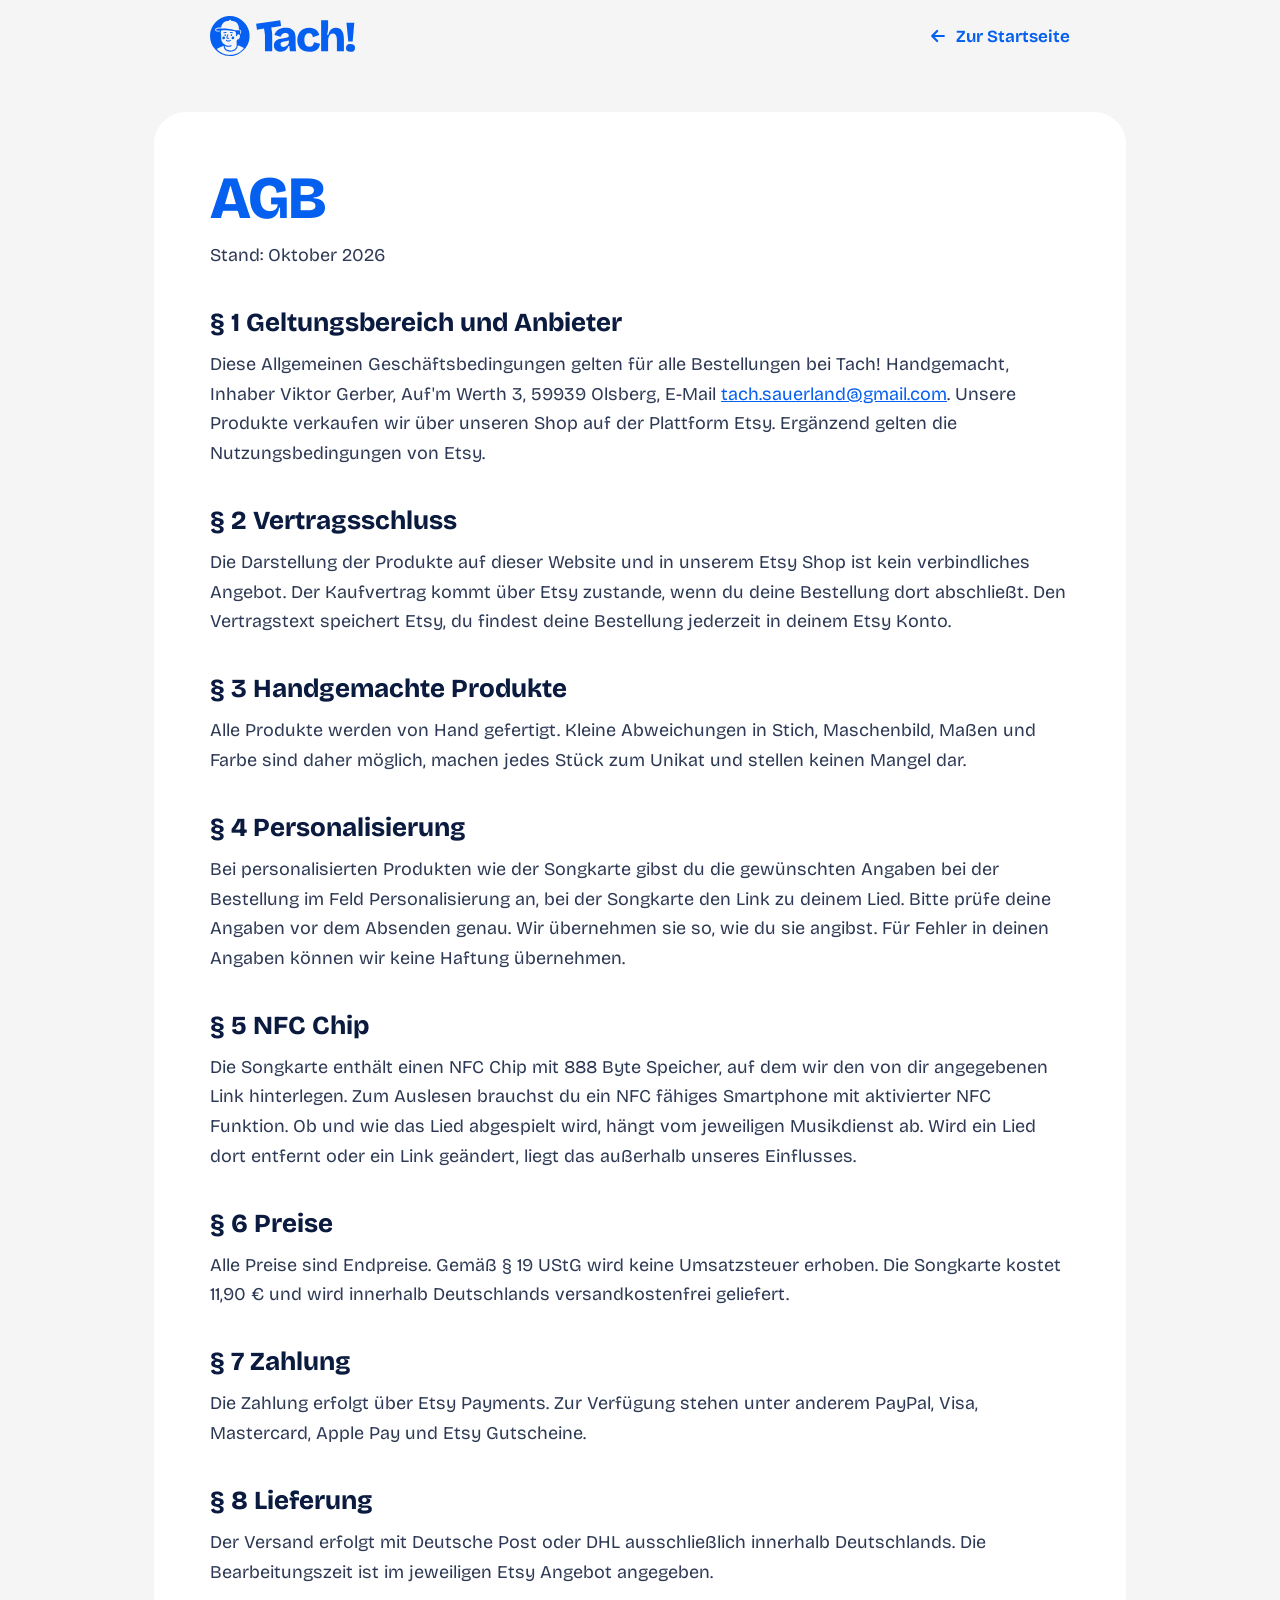
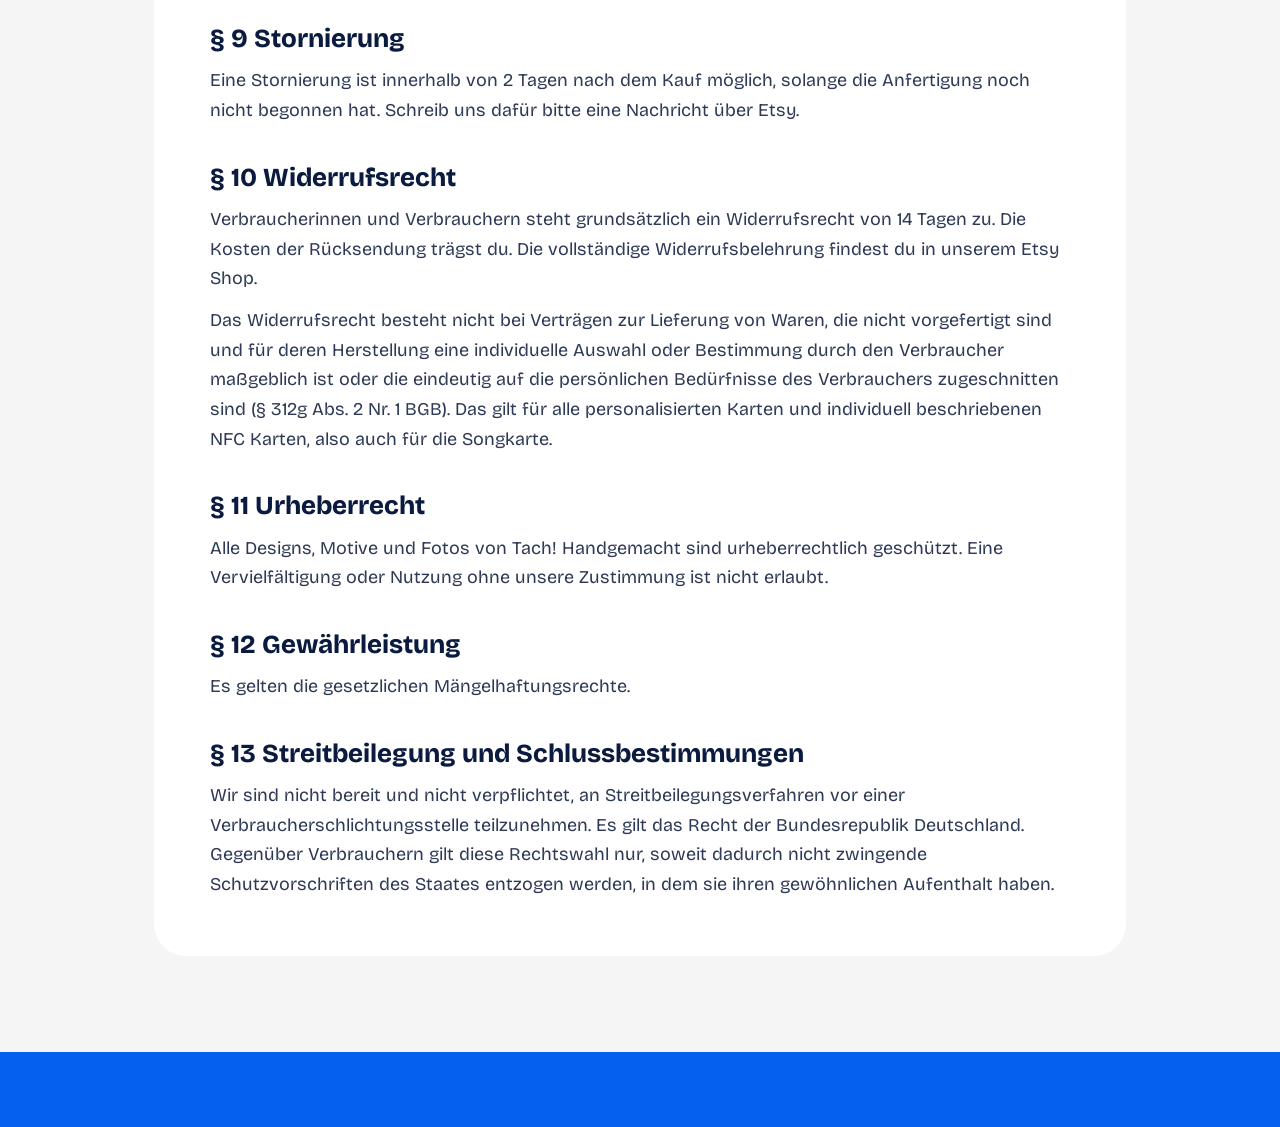
<file: tach-website/agb.html>
<!doctype html>
<html lang="de">
<head>
<meta charset="utf-8">
<meta name="viewport" content="width=device-width, initial-scale=1">
<title>AGB | Tach! Handgemacht</title>
<meta name="description" content="Allgemeine Geschäftsbedingungen von Tach! Handgemacht">
<link rel="canonical" href="https://www.tach-handgemacht.de/agb.html">
<link rel="icon" type="image/svg+xml" href="assets/favicon.svg">
<style>
@font-face{font-family:"Bricolage";src:url(assets/bricolage.ttf) format("truetype");font-weight:200 800;font-display:swap}
body{margin:0;background:#F5F5F5}
a{color:#055FEF;overflow-wrap:anywhere}a:hover{color:#0B1B3F}
@media (max-width:520px){.back span{display:none}}
</style>
<link rel="stylesheet" href="assets/animationen.css">
<script src="assets/animationen.js" defer></script>
</head>
<body>

<div style="font-family: Bricolage, Georgia, sans-serif; color: #0B1B3F; background: #F5F5F5; width: 100%; min-height: 100vh">
<header style="padding: 14px 20px; background: #F5F5F5">
<div style="max-width: 860px; margin: 0 auto; display: flex; align-items: center; justify-content: space-between; gap: 16px">
<a href="index.html" style="display: block"><img src="assets/logo-blue.svg" alt="Tach! Handgemacht, zur Startseite" style="height: 40px; width: auto; display: block"></a>
<a href="index.html" class="back" aria-label="Zur Startseite" style="font-size: 17px; font-weight: 650; text-decoration: none; display: inline-flex; align-items: center; gap: 8px; min-height: 44px; min-width: 44px; justify-content: center">
<svg width="20" height="20" viewBox="0 0 24 24" aria-hidden="true"><path d="M19 12H5M11 6l-6 6 6 6" fill="none" stroke="#055FEF" stroke-width="2.6" stroke-linecap="round" stroke-linejoin="round"></path></svg><span>Zur Startseite</span></a>
</div>
</header>
<main style="padding: clamp(16px, 4vw, 40px) clamp(12px, 3vw, 24px) clamp(48px, 8vw, 96px)">
<div style="max-width: 860px; margin: 0 auto; background: #FFFFFF; border-radius: clamp(20px, 4vw, 32px); padding: clamp(22px, 5vw, 56px)">
<h1 style="margin: 0; font-size: clamp(34px, 6vw, 60px); line-height: 1.02; font-weight: 800; letter-spacing: -0.02em; color: #055FEF">AGB</h1>
<p style="margin: 12px 0 0; font-size: clamp(16px, 2.2vw, 18px); line-height: 1.65; color: #2E3A55">Stand: Oktober 2026</p><h2 style="margin: 36px 0 0; font-size: clamp(21px, 3vw, 26px); line-height: 1.2; font-weight: 750">§ 1 Geltungsbereich und Anbieter</h2>
<p style="margin: 12px 0 0; font-size: clamp(16px, 2.2vw, 18px); line-height: 1.65; color: #2E3A55">Diese Allgemeinen Geschäftsbedingungen gelten für alle Bestellungen bei Tach! Handgemacht, Inhaber Viktor Gerber, Auf&#39;m Werth 3, 59939 Olsberg, E-Mail <a href="mailto:tach.sauerland@gmail.com">tach.sauerland@gmail.com</a>. Unsere Produkte verkaufen wir über unseren Shop auf der Plattform Etsy. Ergänzend gelten die Nutzungsbedingungen von Etsy.</p><h2 style="margin: 36px 0 0; font-size: clamp(21px, 3vw, 26px); line-height: 1.2; font-weight: 750">§ 2 Vertragsschluss</h2>
<p style="margin: 12px 0 0; font-size: clamp(16px, 2.2vw, 18px); line-height: 1.65; color: #2E3A55">Die Darstellung der Produkte auf dieser Website und in unserem Etsy Shop ist kein verbindliches Angebot. Der Kaufvertrag kommt über Etsy zustande, wenn du deine Bestellung dort abschließt. Den Vertragstext speichert Etsy, du findest deine Bestellung jederzeit in deinem Etsy Konto.</p><h2 style="margin: 36px 0 0; font-size: clamp(21px, 3vw, 26px); line-height: 1.2; font-weight: 750">§ 3 Handgemachte Produkte</h2>
<p style="margin: 12px 0 0; font-size: clamp(16px, 2.2vw, 18px); line-height: 1.65; color: #2E3A55">Alle Produkte werden von Hand gefertigt. Kleine Abweichungen in Stich, Maschenbild, Maßen und Farbe sind daher möglich, machen jedes Stück zum Unikat und stellen keinen Mangel dar.</p><h2 style="margin: 36px 0 0; font-size: clamp(21px, 3vw, 26px); line-height: 1.2; font-weight: 750">§ 4 Personalisierung</h2>
<p style="margin: 12px 0 0; font-size: clamp(16px, 2.2vw, 18px); line-height: 1.65; color: #2E3A55">Bei personalisierten Produkten wie der Songkarte gibst du die gewünschten Angaben bei der Bestellung im Feld Personalisierung an, bei der Songkarte den Link zu deinem Lied. Bitte prüfe deine Angaben vor dem Absenden genau. Wir übernehmen sie so, wie du sie angibst. Für Fehler in deinen Angaben können wir keine Haftung übernehmen.</p><h2 style="margin: 36px 0 0; font-size: clamp(21px, 3vw, 26px); line-height: 1.2; font-weight: 750">§ 5 NFC Chip</h2>
<p style="margin: 12px 0 0; font-size: clamp(16px, 2.2vw, 18px); line-height: 1.65; color: #2E3A55">Die Songkarte enthält einen NFC Chip mit 888 Byte Speicher, auf dem wir den von dir angegebenen Link hinterlegen. Zum Auslesen brauchst du ein NFC fähiges Smartphone mit aktivierter NFC Funktion. Ob und wie das Lied abgespielt wird, hängt vom jeweiligen Musikdienst ab. Wird ein Lied dort entfernt oder ein Link geändert, liegt das außerhalb unseres Einflusses.</p><h2 style="margin: 36px 0 0; font-size: clamp(21px, 3vw, 26px); line-height: 1.2; font-weight: 750">§ 6 Preise</h2>
<p style="margin: 12px 0 0; font-size: clamp(16px, 2.2vw, 18px); line-height: 1.65; color: #2E3A55">Alle Preise sind Endpreise. Gemäß § 19 UStG wird keine Umsatzsteuer erhoben. Die Songkarte kostet 11,90 € und wird innerhalb Deutschlands versandkostenfrei geliefert.</p><h2 style="margin: 36px 0 0; font-size: clamp(21px, 3vw, 26px); line-height: 1.2; font-weight: 750">§ 7 Zahlung</h2>
<p style="margin: 12px 0 0; font-size: clamp(16px, 2.2vw, 18px); line-height: 1.65; color: #2E3A55">Die Zahlung erfolgt über Etsy Payments. Zur Verfügung stehen unter anderem PayPal, Visa, Mastercard, Apple Pay und Etsy Gutscheine.</p><h2 style="margin: 36px 0 0; font-size: clamp(21px, 3vw, 26px); line-height: 1.2; font-weight: 750">§ 8 Lieferung</h2>
<p style="margin: 12px 0 0; font-size: clamp(16px, 2.2vw, 18px); line-height: 1.65; color: #2E3A55">Der Versand erfolgt mit Deutsche Post oder DHL ausschließlich innerhalb Deutschlands. Die Bearbeitungszeit ist im jeweiligen Etsy Angebot angegeben.</p><h2 style="margin: 36px 0 0; font-size: clamp(21px, 3vw, 26px); line-height: 1.2; font-weight: 750">§ 9 Stornierung</h2>
<p style="margin: 12px 0 0; font-size: clamp(16px, 2.2vw, 18px); line-height: 1.65; color: #2E3A55">Eine Stornierung ist innerhalb von 2 Tagen nach dem Kauf möglich, solange die Anfertigung noch nicht begonnen hat. Schreib uns dafür bitte eine Nachricht über Etsy.</p><h2 style="margin: 36px 0 0; font-size: clamp(21px, 3vw, 26px); line-height: 1.2; font-weight: 750">§ 10 Widerrufsrecht</h2>
<p style="margin: 12px 0 0; font-size: clamp(16px, 2.2vw, 18px); line-height: 1.65; color: #2E3A55">Verbraucherinnen und Verbrauchern steht grundsätzlich ein Widerrufsrecht von 14 Tagen zu. Die Kosten der Rücksendung trägst du. Die vollständige Widerrufsbelehrung findest du in unserem Etsy Shop.</p>
<p style="margin: 12px 0 0; font-size: clamp(16px, 2.2vw, 18px); line-height: 1.65; color: #2E3A55">Das Widerrufsrecht besteht nicht bei Verträgen zur Lieferung von Waren, die nicht vorgefertigt sind und für deren Herstellung eine individuelle Auswahl oder Bestimmung durch den Verbraucher maßgeblich ist oder die eindeutig auf die persönlichen Bedürfnisse des Verbrauchers zugeschnitten sind (§ 312g Abs. 2 Nr. 1 BGB). Das gilt für alle personalisierten Karten und individuell beschriebenen NFC Karten, also auch für die Songkarte.</p><h2 style="margin: 36px 0 0; font-size: clamp(21px, 3vw, 26px); line-height: 1.2; font-weight: 750">§ 11 Urheberrecht</h2>
<p style="margin: 12px 0 0; font-size: clamp(16px, 2.2vw, 18px); line-height: 1.65; color: #2E3A55">Alle Designs, Motive und Fotos von Tach! Handgemacht sind urheberrechtlich geschützt. Eine Vervielfältigung oder Nutzung ohne unsere Zustimmung ist nicht erlaubt.</p><h2 style="margin: 36px 0 0; font-size: clamp(21px, 3vw, 26px); line-height: 1.2; font-weight: 750">§ 12 Gewährleistung</h2>
<p style="margin: 12px 0 0; font-size: clamp(16px, 2.2vw, 18px); line-height: 1.65; color: #2E3A55">Es gelten die gesetzlichen Mängelhaftungsrechte.</p><h2 style="margin: 36px 0 0; font-size: clamp(21px, 3vw, 26px); line-height: 1.2; font-weight: 750">§ 13 Streitbeilegung und Schlussbestimmungen</h2>
<p style="margin: 12px 0 0; font-size: clamp(16px, 2.2vw, 18px); line-height: 1.65; color: #2E3A55">Wir sind nicht bereit und nicht verpflichtet, an Streitbeilegungsverfahren vor einer Verbraucherschlichtungsstelle teilzunehmen. Es gilt das Recht der Bundesrepublik Deutschland. Gegenüber Verbrauchern gilt diese Rechtswahl nur, soweit dadurch nicht zwingende Schutzvorschriften des Staates entzogen werden, in dem sie ihren gewöhnlichen Aufenthalt haben.</p>
</div>
</main>
<footer style="background: #055FEF; color: #FFFFFF; padding: 28px 20px">
<div style="max-width: 860px; margin: 0 auto; display: flex; flex-wrap: wrap; justify-content: space-between; gap: 14px; font-size: 16px">
<span>© 2026 Tach! Handgemacht</span>
<span style="display: flex; flex-wrap: wrap; gap: 20px"><a href="impressum.html" style="color: #FFFFFF">Impressum</a><a href="agb.html" style="color: #FFFFFF">AGB</a><a href="datenschutz.html" style="color: #FFFFFF">Datenschutz</a></span>
</div>
</footer>
</div>
</body>
</html>
</file>
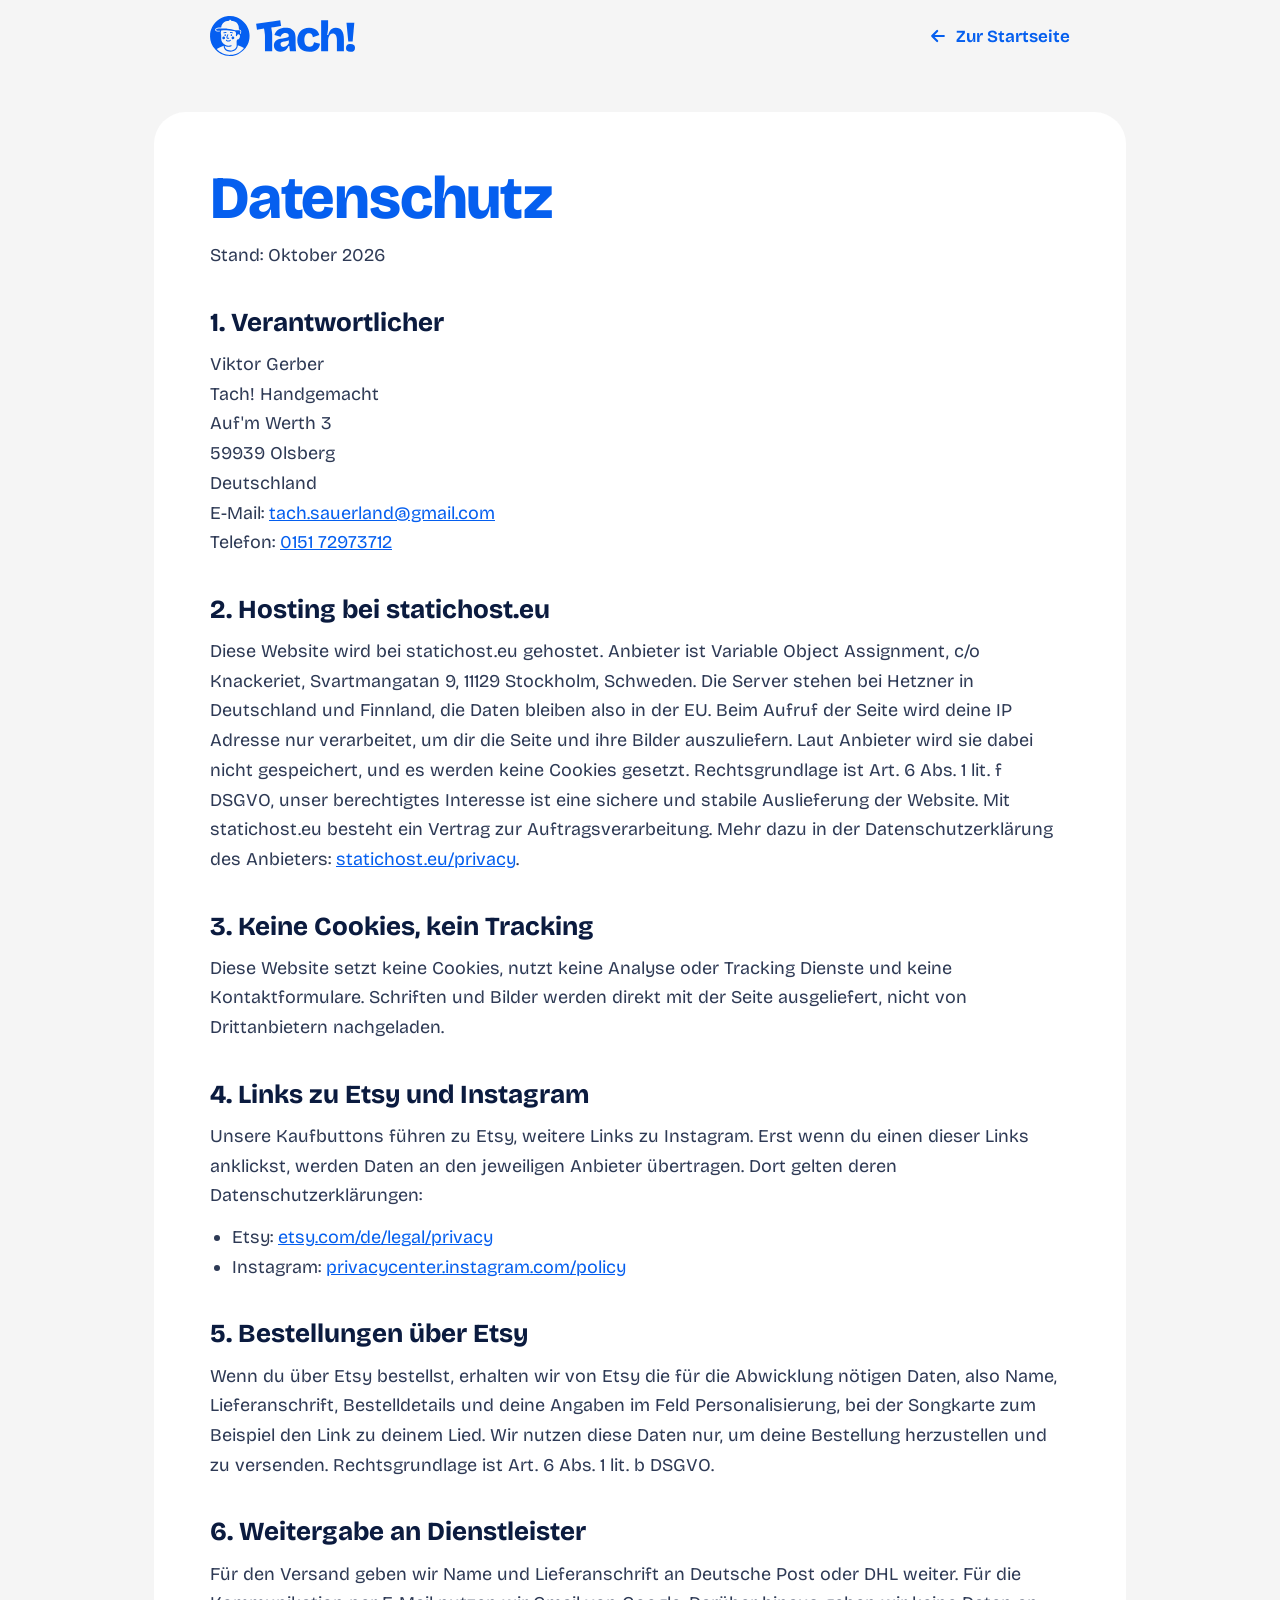
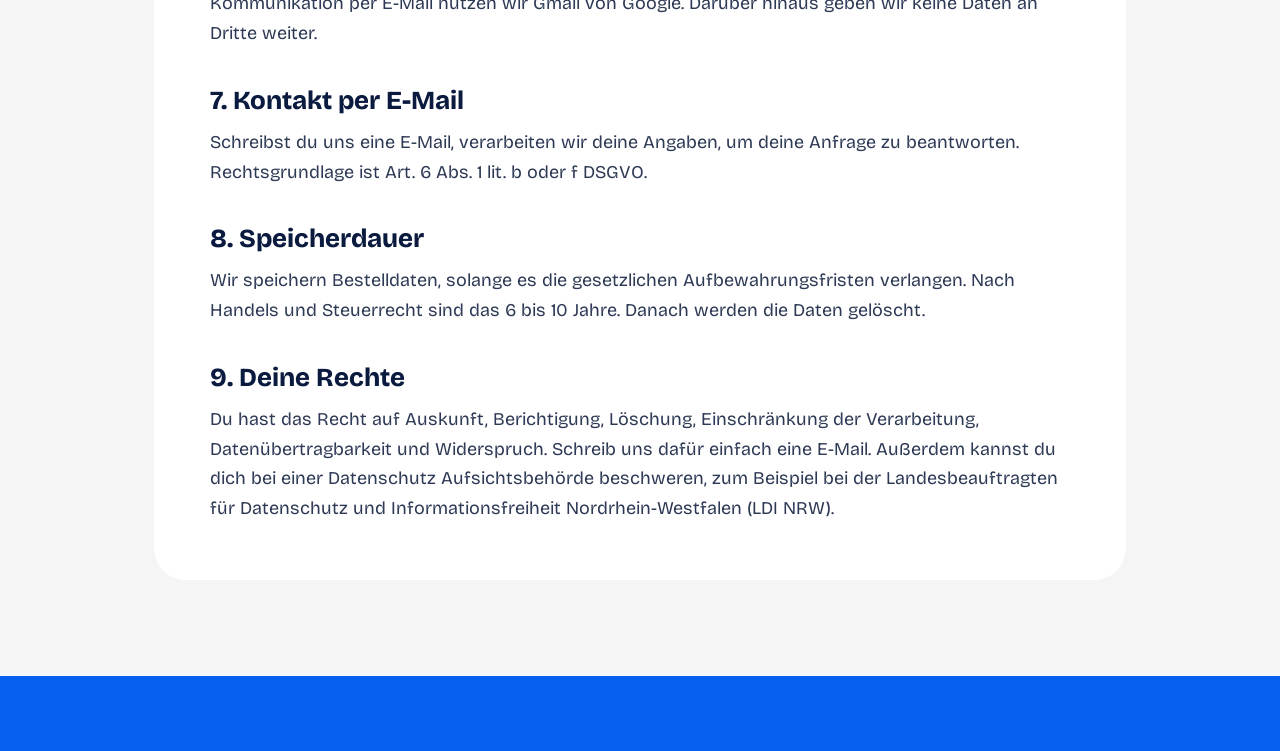
<file: tach-website/datenschutz.html>
<!doctype html>
<html lang="de">
<head>
<meta charset="utf-8">
<meta name="viewport" content="width=device-width, initial-scale=1">
<title>Datenschutz | Tach! Handgemacht</title>
<meta name="description" content="Datenschutzerklärung von Tach! Handgemacht">
<link rel="canonical" href="https://www.tach-handgemacht.de/datenschutz.html">
<link rel="icon" type="image/svg+xml" href="assets/favicon.svg">
<style>
@font-face{font-family:"Bricolage";src:url(assets/bricolage.ttf) format("truetype");font-weight:200 800;font-display:swap}
body{margin:0;background:#F5F5F5}
a{color:#055FEF;overflow-wrap:anywhere}a:hover{color:#0B1B3F}
@media (max-width:520px){.back span{display:none}}
</style>
<link rel="stylesheet" href="assets/animationen.css">
<script src="assets/animationen.js" defer></script>
</head>
<body>

<div style="font-family: Bricolage, Georgia, sans-serif; color: #0B1B3F; background: #F5F5F5; width: 100%; min-height: 100vh">
<header style="padding: 14px 20px; background: #F5F5F5">
<div style="max-width: 860px; margin: 0 auto; display: flex; align-items: center; justify-content: space-between; gap: 16px">
<a href="index.html" style="display: block"><img src="assets/logo-blue.svg" alt="Tach! Handgemacht, zur Startseite" style="height: 40px; width: auto; display: block"></a>
<a href="index.html" class="back" aria-label="Zur Startseite" style="font-size: 17px; font-weight: 650; text-decoration: none; display: inline-flex; align-items: center; gap: 8px; min-height: 44px; min-width: 44px; justify-content: center">
<svg width="20" height="20" viewBox="0 0 24 24" aria-hidden="true"><path d="M19 12H5M11 6l-6 6 6 6" fill="none" stroke="#055FEF" stroke-width="2.6" stroke-linecap="round" stroke-linejoin="round"></path></svg><span>Zur Startseite</span></a>
</div>
</header>
<main style="padding: clamp(16px, 4vw, 40px) clamp(12px, 3vw, 24px) clamp(48px, 8vw, 96px)">
<div style="max-width: 860px; margin: 0 auto; background: #FFFFFF; border-radius: clamp(20px, 4vw, 32px); padding: clamp(22px, 5vw, 56px)">
<h1 style="margin: 0; font-size: clamp(34px, 6vw, 60px); line-height: 1.02; font-weight: 800; letter-spacing: -0.02em; color: #055FEF">Datenschutz</h1>
<p style="margin: 12px 0 0; font-size: clamp(16px, 2.2vw, 18px); line-height: 1.65; color: #2E3A55">Stand: Oktober 2026</p><h2 style="margin: 36px 0 0; font-size: clamp(21px, 3vw, 26px); line-height: 1.2; font-weight: 750">1. Verantwortlicher</h2>
<p style="margin: 12px 0 0; font-size: clamp(16px, 2.2vw, 18px); line-height: 1.65; color: #2E3A55">Viktor Gerber<br>Tach! Handgemacht<br>Auf&#39;m Werth 3<br>59939 Olsberg<br>Deutschland<br>E-Mail: <a href="mailto:tach.sauerland@gmail.com">tach.sauerland@gmail.com</a><br>Telefon: <a href="tel:+4915172973712">0151 72973712</a></p><h2 style="margin: 36px 0 0; font-size: clamp(21px, 3vw, 26px); line-height: 1.2; font-weight: 750">2. Hosting bei statichost.eu</h2>
<p style="margin: 12px 0 0; font-size: clamp(16px, 2.2vw, 18px); line-height: 1.65; color: #2E3A55">Diese Website wird bei statichost.eu gehostet. Anbieter ist Variable Object Assignment, c/o Knackeriet, Svartmangatan 9, 11129 Stockholm, Schweden. Die Server stehen bei Hetzner in Deutschland und Finnland, die Daten bleiben also in der EU. Beim Aufruf der Seite wird deine IP Adresse nur verarbeitet, um dir die Seite und ihre Bilder auszuliefern. Laut Anbieter wird sie dabei nicht gespeichert, und es werden keine Cookies gesetzt. Rechtsgrundlage ist Art. 6 Abs. 1 lit. f DSGVO, unser berechtigtes Interesse ist eine sichere und stabile Auslieferung der Website. Mit statichost.eu besteht ein Vertrag zur Auftragsverarbeitung. Mehr dazu in der Datenschutzerklärung des Anbieters: <a href="https://www.statichost.eu/privacy/" target="_blank" rel="noopener">statichost.eu/privacy</a>.</p><h2 style="margin: 36px 0 0; font-size: clamp(21px, 3vw, 26px); line-height: 1.2; font-weight: 750">3. Keine Cookies, kein Tracking</h2>
<p style="margin: 12px 0 0; font-size: clamp(16px, 2.2vw, 18px); line-height: 1.65; color: #2E3A55">Diese Website setzt keine Cookies, nutzt keine Analyse oder Tracking Dienste und keine Kontaktformulare. Schriften und Bilder werden direkt mit der Seite ausgeliefert, nicht von Drittanbietern nachgeladen.</p><h2 style="margin: 36px 0 0; font-size: clamp(21px, 3vw, 26px); line-height: 1.2; font-weight: 750">4. Links zu Etsy und Instagram</h2>
<p style="margin: 12px 0 0; font-size: clamp(16px, 2.2vw, 18px); line-height: 1.65; color: #2E3A55">Unsere Kaufbuttons führen zu Etsy, weitere Links zu Instagram. Erst wenn du einen dieser Links anklickst, werden Daten an den jeweiligen Anbieter übertragen. Dort gelten deren Datenschutzerklärungen:</p><ul style="margin: 12px 0 0; padding-left: 22px; font-size: clamp(16px, 2.2vw, 18px); line-height: 1.65; color: #2E3A55"><li>Etsy: <a href="https://www.etsy.com/de/legal/privacy" target="_blank" rel="noopener">etsy.com/de/legal/privacy</a></li><li>Instagram: <a href="https://privacycenter.instagram.com/policy" target="_blank" rel="noopener">privacycenter.instagram.com/policy</a></li></ul><h2 style="margin: 36px 0 0; font-size: clamp(21px, 3vw, 26px); line-height: 1.2; font-weight: 750">5. Bestellungen über Etsy</h2>
<p style="margin: 12px 0 0; font-size: clamp(16px, 2.2vw, 18px); line-height: 1.65; color: #2E3A55">Wenn du über Etsy bestellst, erhalten wir von Etsy die für die Abwicklung nötigen Daten, also Name, Lieferanschrift, Bestelldetails und deine Angaben im Feld Personalisierung, bei der Songkarte zum Beispiel den Link zu deinem Lied. Wir nutzen diese Daten nur, um deine Bestellung herzustellen und zu versenden. Rechtsgrundlage ist Art. 6 Abs. 1 lit. b DSGVO.</p><h2 style="margin: 36px 0 0; font-size: clamp(21px, 3vw, 26px); line-height: 1.2; font-weight: 750">6. Weitergabe an Dienstleister</h2>
<p style="margin: 12px 0 0; font-size: clamp(16px, 2.2vw, 18px); line-height: 1.65; color: #2E3A55">Für den Versand geben wir Name und Lieferanschrift an Deutsche Post oder DHL weiter. Für die Kommunikation per E-Mail nutzen wir Gmail von Google. Darüber hinaus geben wir keine Daten an Dritte weiter.</p><h2 style="margin: 36px 0 0; font-size: clamp(21px, 3vw, 26px); line-height: 1.2; font-weight: 750">7. Kontakt per E-Mail</h2>
<p style="margin: 12px 0 0; font-size: clamp(16px, 2.2vw, 18px); line-height: 1.65; color: #2E3A55">Schreibst du uns eine E-Mail, verarbeiten wir deine Angaben, um deine Anfrage zu beantworten. Rechtsgrundlage ist Art. 6 Abs. 1 lit. b oder f DSGVO.</p><h2 style="margin: 36px 0 0; font-size: clamp(21px, 3vw, 26px); line-height: 1.2; font-weight: 750">8. Speicherdauer</h2>
<p style="margin: 12px 0 0; font-size: clamp(16px, 2.2vw, 18px); line-height: 1.65; color: #2E3A55">Wir speichern Bestelldaten, solange es die gesetzlichen Aufbewahrungsfristen verlangen. Nach Handels und Steuerrecht sind das 6 bis 10 Jahre. Danach werden die Daten gelöscht.</p><h2 style="margin: 36px 0 0; font-size: clamp(21px, 3vw, 26px); line-height: 1.2; font-weight: 750">9. Deine Rechte</h2>
<p style="margin: 12px 0 0; font-size: clamp(16px, 2.2vw, 18px); line-height: 1.65; color: #2E3A55">Du hast das Recht auf Auskunft, Berichtigung, Löschung, Einschränkung der Verarbeitung, Datenübertragbarkeit und Widerspruch. Schreib uns dafür einfach eine E-Mail. Außerdem kannst du dich bei einer Datenschutz Aufsichtsbehörde beschweren, zum Beispiel bei der Landesbeauftragten für Datenschutz und Informationsfreiheit Nordrhein-Westfalen (LDI NRW).</p>
</div>
</main>
<footer style="background: #055FEF; color: #FFFFFF; padding: 28px 20px">
<div style="max-width: 860px; margin: 0 auto; display: flex; flex-wrap: wrap; justify-content: space-between; gap: 14px; font-size: 16px">
<span>© 2026 Tach! Handgemacht</span>
<span style="display: flex; flex-wrap: wrap; gap: 20px"><a href="impressum.html" style="color: #FFFFFF">Impressum</a><a href="agb.html" style="color: #FFFFFF">AGB</a><a href="datenschutz.html" style="color: #FFFFFF">Datenschutz</a></span>
</div>
</footer>
</div>
</body>
</html>
</file>
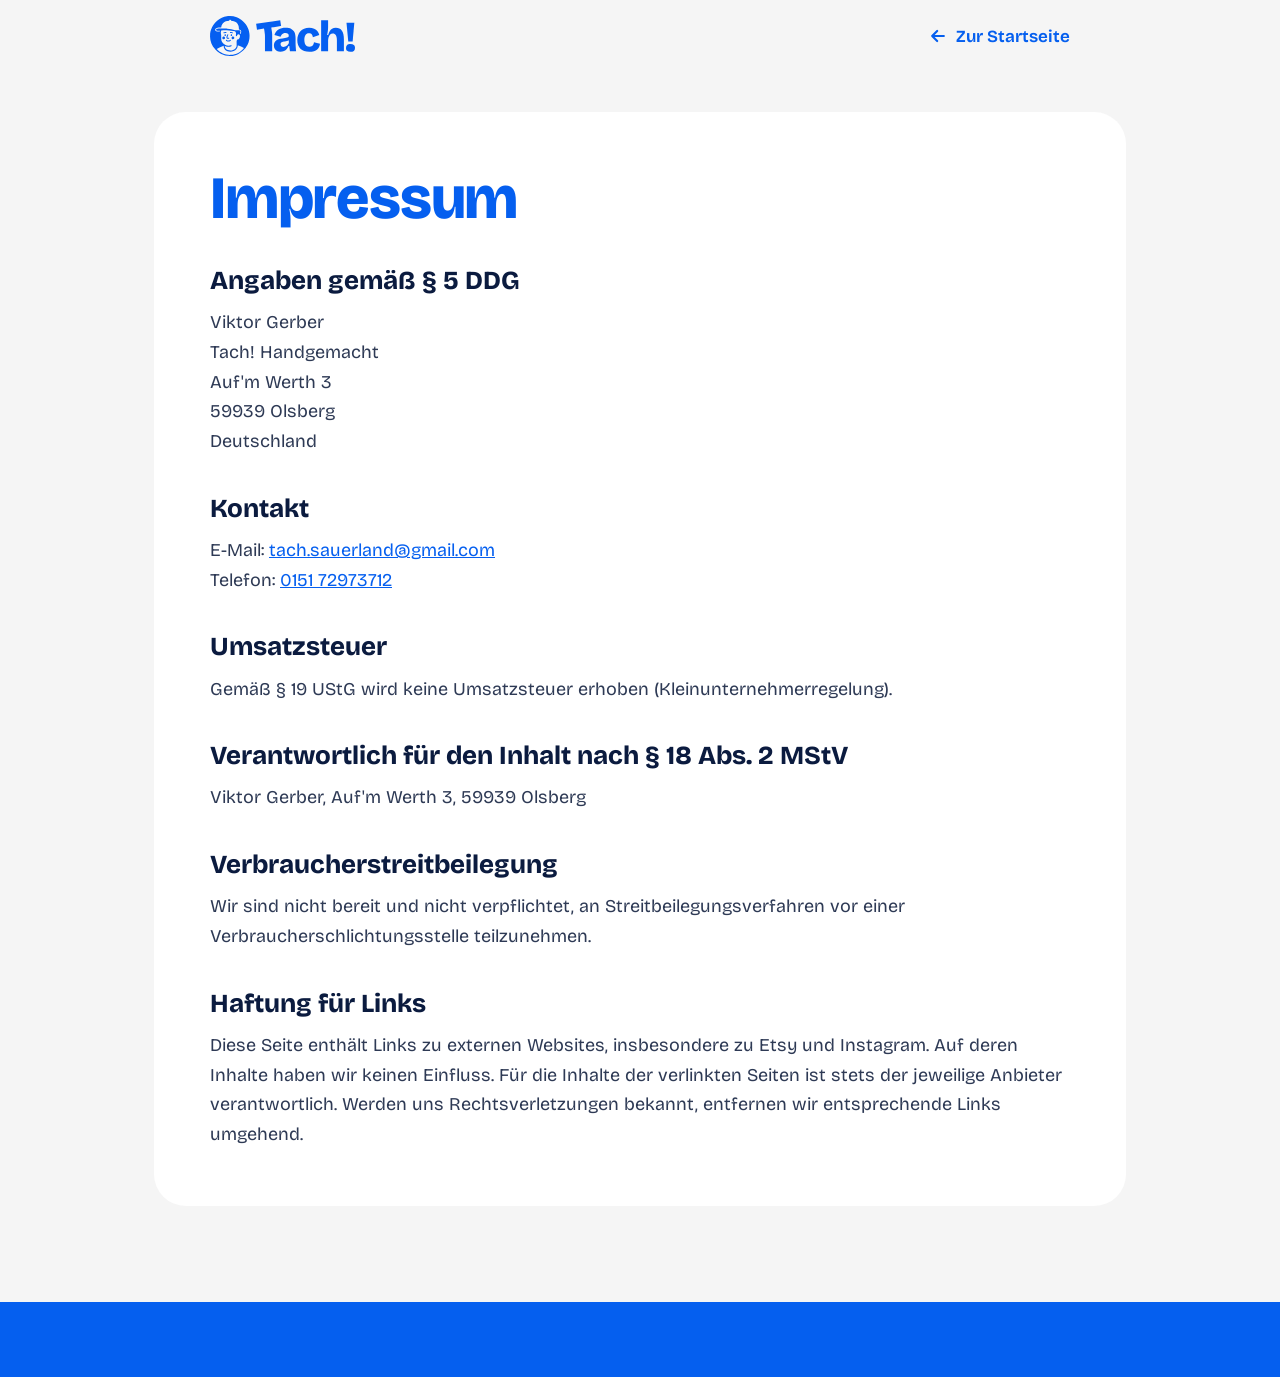
<file: tach-website/impressum.html>
<!doctype html>
<html lang="de">
<head>
<meta charset="utf-8">
<meta name="viewport" content="width=device-width, initial-scale=1">
<title>Impressum | Tach! Handgemacht</title>
<meta name="description" content="Impressum von Tach! Handgemacht">
<link rel="canonical" href="https://www.tach-handgemacht.de/impressum.html">
<link rel="icon" type="image/svg+xml" href="assets/favicon.svg">
<style>
@font-face{font-family:"Bricolage";src:url(assets/bricolage.ttf) format("truetype");font-weight:200 800;font-display:swap}
body{margin:0;background:#F5F5F5}
a{color:#055FEF;overflow-wrap:anywhere}a:hover{color:#0B1B3F}
@media (max-width:520px){.back span{display:none}}
</style>
<link rel="stylesheet" href="assets/animationen.css">
<script src="assets/animationen.js" defer></script>
</head>
<body>

<div style="font-family: Bricolage, Georgia, sans-serif; color: #0B1B3F; background: #F5F5F5; width: 100%; min-height: 100vh">
<header style="padding: 14px 20px; background: #F5F5F5">
<div style="max-width: 860px; margin: 0 auto; display: flex; align-items: center; justify-content: space-between; gap: 16px">
<a href="index.html" style="display: block"><img src="assets/logo-blue.svg" alt="Tach! Handgemacht, zur Startseite" style="height: 40px; width: auto; display: block"></a>
<a href="index.html" class="back" aria-label="Zur Startseite" style="font-size: 17px; font-weight: 650; text-decoration: none; display: inline-flex; align-items: center; gap: 8px; min-height: 44px; min-width: 44px; justify-content: center">
<svg width="20" height="20" viewBox="0 0 24 24" aria-hidden="true"><path d="M19 12H5M11 6l-6 6 6 6" fill="none" stroke="#055FEF" stroke-width="2.6" stroke-linecap="round" stroke-linejoin="round"></path></svg><span>Zur Startseite</span></a>
</div>
</header>
<main style="padding: clamp(16px, 4vw, 40px) clamp(12px, 3vw, 24px) clamp(48px, 8vw, 96px)">
<div style="max-width: 860px; margin: 0 auto; background: #FFFFFF; border-radius: clamp(20px, 4vw, 32px); padding: clamp(22px, 5vw, 56px)">
<h1 style="margin: 0; font-size: clamp(34px, 6vw, 60px); line-height: 1.02; font-weight: 800; letter-spacing: -0.02em; color: #055FEF">Impressum</h1>
<h2 style="margin: 36px 0 0; font-size: clamp(21px, 3vw, 26px); line-height: 1.2; font-weight: 750">Angaben gemäß § 5 DDG</h2>
<p style="margin: 12px 0 0; font-size: clamp(16px, 2.2vw, 18px); line-height: 1.65; color: #2E3A55">Viktor Gerber<br>Tach! Handgemacht<br>Auf&#39;m Werth 3<br>59939 Olsberg<br>Deutschland</p><h2 style="margin: 36px 0 0; font-size: clamp(21px, 3vw, 26px); line-height: 1.2; font-weight: 750">Kontakt</h2>
<p style="margin: 12px 0 0; font-size: clamp(16px, 2.2vw, 18px); line-height: 1.65; color: #2E3A55">E-Mail: <a href="mailto:tach.sauerland@gmail.com">tach.sauerland@gmail.com</a><br>Telefon: <a href="tel:+4915172973712">0151 72973712</a></p><h2 style="margin: 36px 0 0; font-size: clamp(21px, 3vw, 26px); line-height: 1.2; font-weight: 750">Umsatzsteuer</h2>
<p style="margin: 12px 0 0; font-size: clamp(16px, 2.2vw, 18px); line-height: 1.65; color: #2E3A55">Gemäß § 19 UStG wird keine Umsatzsteuer erhoben (Kleinunternehmerregelung).</p><h2 style="margin: 36px 0 0; font-size: clamp(21px, 3vw, 26px); line-height: 1.2; font-weight: 750">Verantwortlich für den Inhalt nach § 18 Abs. 2 MStV</h2>
<p style="margin: 12px 0 0; font-size: clamp(16px, 2.2vw, 18px); line-height: 1.65; color: #2E3A55">Viktor Gerber, Auf&#39;m Werth 3, 59939 Olsberg</p><h2 style="margin: 36px 0 0; font-size: clamp(21px, 3vw, 26px); line-height: 1.2; font-weight: 750">Verbraucherstreitbeilegung</h2>
<p style="margin: 12px 0 0; font-size: clamp(16px, 2.2vw, 18px); line-height: 1.65; color: #2E3A55">Wir sind nicht bereit und nicht verpflichtet, an Streitbeilegungsverfahren vor einer Verbraucherschlichtungsstelle teilzunehmen.</p><h2 style="margin: 36px 0 0; font-size: clamp(21px, 3vw, 26px); line-height: 1.2; font-weight: 750">Haftung für Links</h2>
<p style="margin: 12px 0 0; font-size: clamp(16px, 2.2vw, 18px); line-height: 1.65; color: #2E3A55">Diese Seite enthält Links zu externen Websites, insbesondere zu Etsy und Instagram. Auf deren Inhalte haben wir keinen Einfluss. Für die Inhalte der verlinkten Seiten ist stets der jeweilige Anbieter verantwortlich. Werden uns Rechtsverletzungen bekannt, entfernen wir entsprechende Links umgehend.</p>
</div>
</main>
<footer style="background: #055FEF; color: #FFFFFF; padding: 28px 20px">
<div style="max-width: 860px; margin: 0 auto; display: flex; flex-wrap: wrap; justify-content: space-between; gap: 14px; font-size: 16px">
<span>© 2026 Tach! Handgemacht</span>
<span style="display: flex; flex-wrap: wrap; gap: 20px"><a href="impressum.html" style="color: #FFFFFF">Impressum</a><a href="agb.html" style="color: #FFFFFF">AGB</a><a href="datenschutz.html" style="color: #FFFFFF">Datenschutz</a></span>
</div>
</footer>
</div>
</body>
</html>
</file>
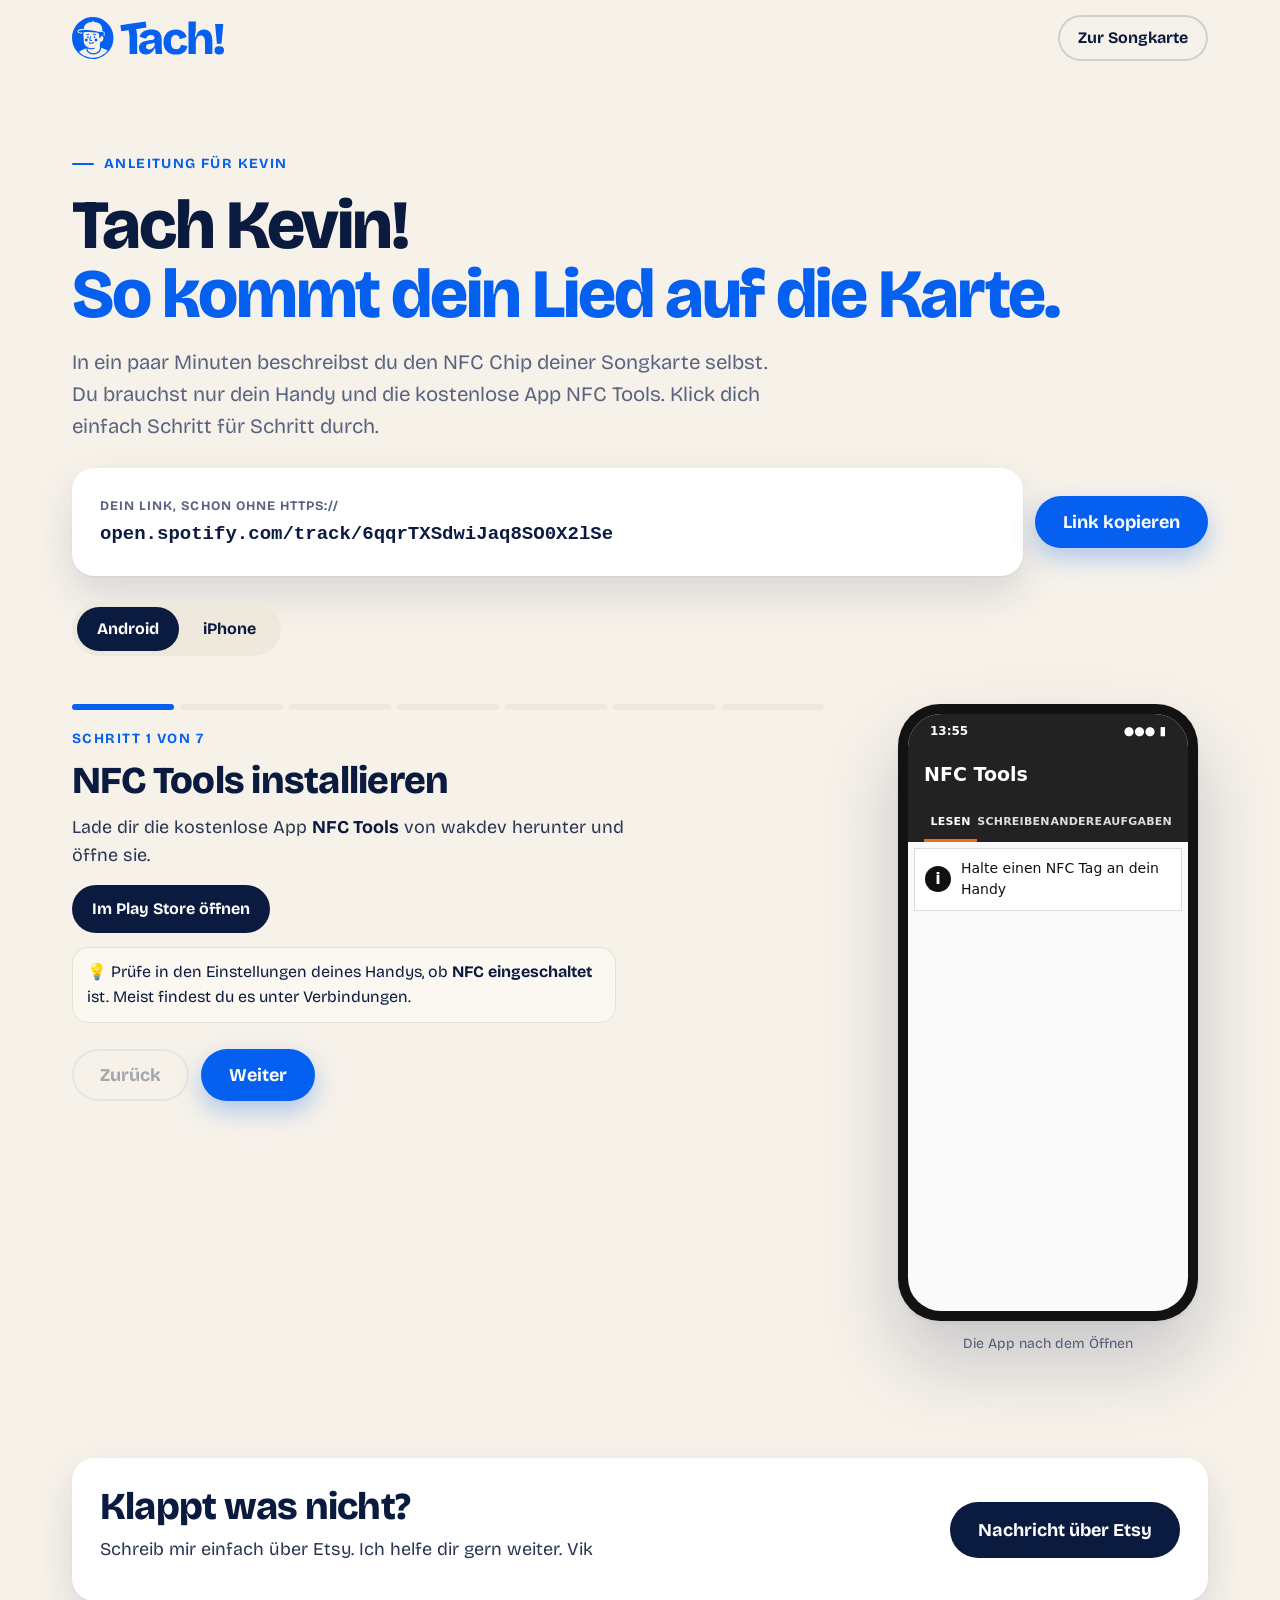
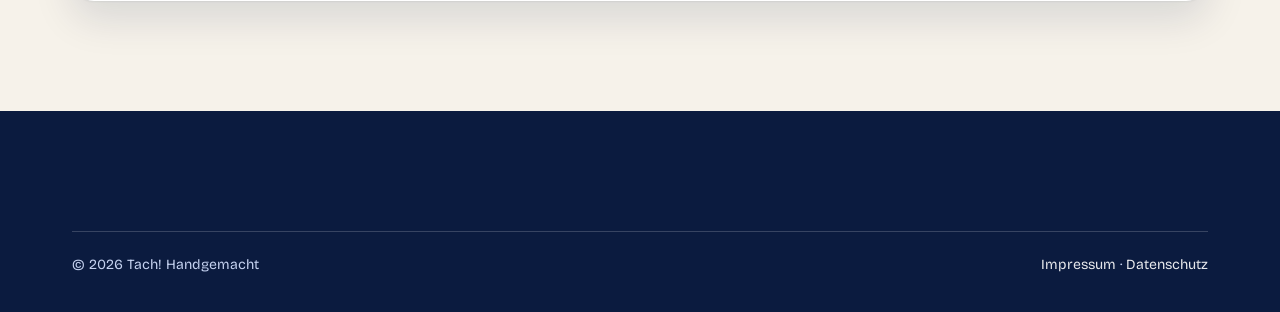
<file: tach-website/nfc-kevin.html>
<!doctype html>
<html lang="de">
<head>
<meta charset="utf-8">
<meta name="viewport" content="width=device-width, initial-scale=1, viewport-fit=cover">
<title>NFC Chip selbst beschreiben | Tach! Handgemacht</title>
<meta name="description" content="Schritt für Schritt Anleitung: So beschreibst du den NFC Chip deiner Songkarte mit der App NFC Tools.">
<meta name="robots" content="noindex, nofollow">
<meta name="theme-color" content="#E2FF6F">
<link rel="icon" type="image/svg+xml" href="assets/favicon.svg">
<link rel="preload" href="assets/bricolage.ttf" as="font" type="font/ttf" crossorigin>
<link rel="stylesheet" href="assets/site.css">
<style>
.hdr{position:relative}
.g-hero{padding:clamp(28px,6vw,70px) 0 clamp(20px,3vw,30px)}
.g-hero .lead{margin-top:18px}
.card{background:var(--white);border-radius:var(--r-md);box-shadow:var(--shadow);padding:clamp(18px,3vw,28px)}
.linkbox{display:flex;flex-wrap:wrap;gap:12px;align-items:center;margin-top:26px}
.linkbox .card{flex:1 1 320px;display:flex;flex-direction:column;gap:6px}
.lbl{font-size:13px;font-weight:700;letter-spacing:.08em;text-transform:uppercase;color:var(--muted)}
.url{font:600 clamp(15px,2.2vw,19px)/1.35 ui-monospace,SFMono-Regular,Menlo,Consolas,monospace;word-break:break-all;color:var(--navy)}
.url b{color:var(--muted);font-weight:500;text-decoration:line-through;text-decoration-thickness:2px}
.copy{min-height:52px}
.copy.ok{background:var(--lime);color:var(--navy);box-shadow:none}

.os{display:inline-flex;background:var(--paper-2);border-radius:999px;padding:5px;gap:4px;margin:26px 0 8px}
.os button{font:700 16px/1 Bricolage,sans-serif;border:0;background:transparent;color:var(--navy);padding:12px 20px;border-radius:999px;cursor:pointer;min-height:44px}
.os button[aria-pressed="true"]{background:var(--navy);color:#fff}

.guide{display:grid;grid-template-columns:minmax(0,1fr) minmax(240px,320px);gap:clamp(24px,5vw,64px);align-items:start;padding-top:10px;padding-bottom:clamp(50px,8vw,90px)}
@media (max-width:820px){.guide{grid-template-columns:1fr}.mock-col{order:-1}.phone-m{max-width:230px}}
.g-prog{display:flex;gap:6px;margin-bottom:18px}
.g-prog i{flex:1;height:6px;border-radius:6px;background:var(--paper-2);transition:background-color .3s}
.g-prog i.on{background:var(--blue)}
.step-k{font-size:14px;font-weight:700;letter-spacing:.1em;text-transform:uppercase;color:var(--blue)}
.step-t{font-size:clamp(26px,3.4vw,38px);line-height:1.1;letter-spacing:-.02em;font-weight:800;margin:10px 0 12px}
.step-p{color:#2B3654;margin:0 0 10px;max-width:32em}
.step-p strong{color:var(--navy)}
.tip{display:block;background:var(--cream);border:1px solid #E7DFCF;border-radius:16px;padding:12px 14px;font-size:16px;margin-top:14px;max-width:34em}
.tip.warn{background:#FFF1F2;border-color:#F6C9D0}
.stores{display:flex;flex-wrap:wrap;gap:10px;margin-top:16px}
.stores .btn{min-height:48px;font-size:16px;padding:0 20px}
.nav-row{display:flex;gap:12px;margin-top:26px;flex-wrap:wrap}
.nav-row .btn{min-height:52px}
.btn[disabled]{opacity:.35;pointer-events:none}
.inline-copy{margin-top:14px;min-height:46px;font-size:16px;padding:0 20px}

/* Handy Mockup im Stil von NFC Tools */
.phone-m{position:relative;width:100%;max-width:300px;margin:0 auto;aspect-ratio:9/18.5;background:#121212;border-radius:42px;padding:10px;box-shadow:var(--shadow-lg)}
.scr-m{position:relative;height:100%;border-radius:33px;overflow:hidden;background:#FAFAFA;font-family:Roboto,system-ui,sans-serif;color:#111}
.sb{height:34px;background:#222;display:flex;align-items:center;justify-content:space-between;padding:0 22px;color:#fff;font-size:12px;font-weight:600}
.ab{background:#222;color:#fff;padding:12px 16px 0}
.ab .tt{font-size:19px;font-weight:600;padding-bottom:14px}
.tabs{display:flex;font-size:11px;font-weight:700;letter-spacing:.02em}
.tabs span{flex:1;text-align:center;padding:9px 0;color:#ddd;border-bottom:3px solid transparent}
.tabs span.on{color:#fff;border-color:#F26B21}
.rows{padding:6px}
.row{display:flex;align-items:center;gap:10px;background:#fff;border:1px solid #DDD;margin-bottom:6px;padding:9px 10px;font-size:14px}
.row .ic{width:26px;height:26px;border-radius:50%;background:#111;color:#fff;display:grid;place-items:center;flex:none;font-weight:800;font-size:16px;line-height:1}
.row.hl{outline:3px solid var(--blue);outline-offset:1px;animation:pulse 1.6s var(--ease) infinite}
.row small{display:block;color:#555;font-size:11px;word-break:break-all}
.row.rec{border:0;border-top:2px solid #333;margin-top:4px}
@keyframes pulse{50%{outline-color:rgba(5,95,239,.25)}}
.lst .row{border:0;border-bottom:1px solid #E5E5E5;margin:0}
.form{padding:14px}
.form .sel{display:inline-block;border:1px solid #BBB;padding:8px 12px;font-size:14px;background:#fff}
.form .inp{border:1px solid #555;padding:10px;font-size:12px;margin-top:14px;background:#fff;word-break:break-all;min-height:40px}
.form .inp.hl{outline:3px solid var(--blue)}
.okbar{position:absolute;left:8px;right:8px;bottom:12px;display:flex;gap:8px}
.okbar span{flex:1;border:1px solid #CCC;background:#fff;text-align:center;padding:10px 0;font-size:14px}
.okbar span.hl{outline:3px solid var(--blue)}
.dim{position:absolute;inset:0;background:rgba(0,0,0,.55);display:grid;place-items:center}
.dlg{width:78%;background:#fff;text-align:center;font-size:14px}
.dlg .h{background:#111;color:#fff;padding:10px;font-size:15px}
.dlg .b{padding:18px 10px}
.dlg .ok{color:#1A8F3A;font-weight:800;font-size:28px}
.tap{position:absolute;left:50%;bottom:16%;transform:translateX(-50%);width:56%;aspect-ratio:1.45;background:#FBF8F1;border-radius:10px;box-shadow:0 8px 22px rgba(0,0,0,.35);display:grid;place-items:center}
.tap .nfc{width:28%;aspect-ratio:1;border:2px solid #161616;border-radius:50%;position:absolute;right:8%;bottom:10%}
.tap .nfc::after{content:"";position:absolute;inset:-10px;border-radius:50%;border:2px solid var(--blue);animation:ring 1.6s var(--ease) infinite;opacity:0}
@keyframes ring{0%{transform:scale(.7);opacity:.9}100%{transform:scale(1.5);opacity:0}}
.spot{position:absolute;inset:34px 0 0;background:#121212;color:#fff;display:flex;flex-direction:column;align-items:center;justify-content:center;gap:8px;font-size:14px}
.spot .art{width:56%;aspect-ratio:1;border-radius:8px;background:linear-gradient(135deg,#1DB954,#0B1B3F)}
.spot b{font-size:17px}
.mock-cap{text-align:center;font-size:14px;color:var(--muted);margin-top:12px}
.help{padding-bottom:clamp(60px,9vw,110px)}
.help .card{display:flex;flex-wrap:wrap;gap:18px;align-items:center;justify-content:space-between}
@media (prefers-reduced-motion:reduce){.row.hl,.tap .nfc::after{animation:none}}
</style>
</head>
<body>
<header class="hdr"><div class="wrap">
<a class="logo" href="index.html" aria-label="Tach! Handgemacht, Startseite"><img src="assets/logo-blue.svg" alt="Tach! Handgemacht" width="120" height="42"></a>
<a class="btn btn-ghost" href="songkarte.html">Zur Songkarte</a>
</div></header>
<main>
<section class="g-hero"><div class="wrap">
<div class="eyebrow">Anleitung für Kevin</div>
<h1 class="h-l" style="margin-top:16px">Tach Kevin!<br><span class="accent">So kommt dein Lied auf die Karte.</span></h1>
<p class="lead">In ein paar Minuten beschreibst du den NFC Chip deiner Songkarte selbst. Du brauchst nur dein Handy und die kostenlose App NFC Tools. Klick dich einfach Schritt für Schritt durch.</p>

<div class="linkbox">
  <div class="card">
    <span class="lbl">Dein Link, schon ohne https://</span>
    <span class="url" id="url">open.spotify.com/track/6qqrTXSdwiJaq8SO0X2lSe</span>
  </div>
  <button class="btn btn-primary copy" type="button" data-copy>Link kopieren</button>
</div>

<div class="os" role="group" aria-label="Welches Handy hast du?">
  <button type="button" data-os="android" aria-pressed="true">Android</button>
  <button type="button" data-os="iphone" aria-pressed="false">iPhone</button>
</div>
</div></section>

<section><div class="wrap guide">
<div>
  <div class="g-prog" aria-hidden="true"></div>
  <div aria-live="polite">
    <div class="step-k" id="k"></div>
    <h2 class="step-t" id="t"></h2>
    <div id="p"></div>
  </div>
  <div class="nav-row">
    <button class="btn btn-ghost" type="button" id="back">Zurück</button>
    <button class="btn btn-primary" type="button" id="next">Weiter</button>
  </div>
</div>
<div class="mock-col">
  <div class="phone-m" aria-hidden="true"><div class="scr-m" id="scr"></div></div>
  <p class="mock-cap" id="cap"></p>
</div>
</div></section>

<section class="help"><div class="wrap">
<div class="card">
  <div><h2 class="h-m">Klappt was nicht?</h2><p class="step-p" style="margin-top:8px">Schreib mir einfach über Etsy. Ich helfe dir gern weiter. Vik</p></div>
  <a class="btn btn-dark" href="https://www.etsy.com/your/purchases" target="_blank" rel="noopener">Nachricht über Etsy</a>
</div>
</div></section>
</main>
<footer class="foot"><div class="wrap">
<div class="legal"><span>© 2026 Tach! Handgemacht</span><span><a href="impressum.html">Impressum</a> · <a href="datenschutz.html">Datenschutz</a></span></div>
</div></footer>

<script>
(function () {
  var LINK = 'open.spotify.com/track/6qqrTXSdwiJaq8SO0X2lSe';
  var os = 'android', i = 0;

  var bar = '<div class="sb"><span>13:55</span><span>●●● ▮</span></div>';
  function app(tab, body) {
    var t = ['LESEN', 'SCHREIBEN', 'ANDERE', 'AUFGABEN'].map(function (x) {
      return '<span' + (x === tab ? ' class="on"' : '') + '>' + x + '</span>';
    }).join('');
    return bar + '<div class="ab"><div class="tt">NFC Tools</div><div class="tabs">' + t + '</div></div>' + body;
  }
  function row(ic, txt, hl, sub) {
    return '<div class="row' + (hl ? ' hl' : '') + '"><span class="ic">' + ic + '</span><span>' + txt + (sub ? '<small>' + sub + '</small>' : '') + '</span></div>';
  }
  var base = row('+', 'Datensatz hinzufügen') + row('🔧', 'Mehr Optionen');

  var copyBtn = '<button class="btn btn-lime inline-copy" type="button" data-copy>Link kopieren</button>';
  var antenna = { android: 'die Mitte der Handyrückseite', iphone: 'die Oberkante deines iPhones' };

  function steps() {
    return [
      { t: 'NFC Tools installieren',
        p: '<p class="step-p">Lade dir die kostenlose App <strong>NFC Tools</strong> von wakdev herunter und öffne sie.</p>' +
           '<div class="stores">' + (os === 'android'
             ? '<a class="btn btn-dark" href="https://play.google.com/store/apps/details?id=com.wakdev.wdnfc" target="_blank" rel="noopener">Im Play Store öffnen</a>'
             : '<a class="btn btn-dark" href="https://apps.apple.com/app/nfc-tools/id1252962749" target="_blank" rel="noopener">Im App Store öffnen</a>') + '</div>' +
           (os === 'android' ? '<div class="tip">💡 Prüfe in den Einstellungen deines Handys, ob <strong>NFC eingeschaltet</strong> ist. Meist findest du es unter Verbindungen.</div>' : '<div class="tip">💡 Beim iPhone ist NFC immer an. Du musst nichts einstellen.</div>'),
        s: app('LESEN', '<div class="rows">' + row('i', 'Halte einen NFC Tag an dein Handy') + '</div>'), c: 'Die App nach dem Öffnen' },
      { t: 'Auf „Schreiben“ tippen',
        p: '<p class="step-p">Oben in der App siehst du mehrere Reiter. Tippe auf <strong>SCHREIBEN</strong>.</p>',
        s: app('SCHREIBEN', '<div class="rows">' + base + '</div>'), c: 'Reiter „Schreiben“' },
      { t: 'Datensatz hinzufügen',
        p: '<p class="step-p">Tippe auf <strong>Datensatz hinzufügen</strong> und wähle in der Liste <strong>URL / URI</strong>.</p>',
        s: bar + '<div class="ab"><div class="tt">← Datensatz hinzufügen</div></div><div class="lst">' + row('T', 'Text') + row('🔗', 'URL / URI', true) + row('@', 'E-Mail') + row('☎', 'Kontakt') + '</div>', c: 'URL / URI auswählen' },
      { t: 'Deinen Link einfügen',
        p: '<p class="step-p">Links steht schon <strong>https://</strong>, das bleibt so. Tippe ins Feld darunter und füge deinen Link ein. Ohne https:// vorne, sonst steht es doppelt drin.</p>' + copyBtn +
           '<p class="step-p" style="margin-top:14px">Dann unten auf <strong>OK</strong> tippen.</p>',
        s: bar + '<div class="ab"><div class="tt">← Datensatz hinzufügen</div></div><div class="form"><div style="font-size:15px;margin-bottom:12px">🔗 Trage deine URL ein</div><span class="sel">https:// ▾</span><div class="inp hl">' + LINK + '</div></div><div class="okbar"><span>✕ Abbruch</span><span class="hl">✓ OK</span></div>', c: 'Link ins Feld, dann OK' },
      { t: 'Auf „Schreiben“ tippen',
        p: '<p class="step-p">Unten erscheint jetzt dein Link. Prüfe kurz, ob er stimmt. Dann tippe auf <strong>Schreiben / … Bytes</strong>.</p>' +
           '<div class="tip warn">⚠️ Bitte <strong>nicht</strong> unter Mehr Optionen auf „Sperren“ tippen. Dann lässt sich der Chip nie wieder ändern.</div>',
        s: app('SCHREIBEN', '<div class="rows">' + base + row('⤓', 'Schreiben / 50 Bytes', true) + '<div class="row rec"><span class="ic">🔗</span><span>URL<small>https://' + LINK + '</small></span></div></div>'), c: 'Schreiben antippen' },
      { t: 'Handy an die Karte halten',
        p: '<p class="step-p">Die App sagt jetzt „NFC Tag berühren“. Halte ' + antenna[os] + ' direkt an das <strong>NFC Symbol unten rechts</strong> auf deiner Karte. Ein, zwei Sekunden ruhig halten.</p>' +
           '<p class="step-p">Wenn <strong>„Schreiben abgeschlossen“</strong> erscheint, bist du fertig.</p>' +
           '<div class="tip">💡 Klappt es nicht sofort? Langsam ein bisschen hin und her schieben. Eine dicke Handyhülle kann stören.</div>',
        s: app('SCHREIBEN', '<div class="rows">' + base + '</div>') + '<div class="dim"><div class="dlg"><div class="h">Schreiben auf den NFC Tag</div><div class="b">📲<br>NFC Tag berühren</div></div></div><div class="tap"><span class="nfc"></span></div>', c: 'NFC Symbol unten rechts' },
      { t: 'Testen. Fertig!',
        p: '<p class="step-p">Schließ die App und halte dein <strong>entsperrtes</strong> Handy noch einmal an die Karte. Jetzt sollte Spotify direkt dein Lied öffnen.</p>' +
           '<p class="step-p">Viel Freude damit! 💛</p>',
        s: bar + '<div class="spot"><div class="art"></div><b>Ordinary</b><span>Alex Warren</span></div>', c: 'Dein Lied startet' }
    ];
  }

  var $ = function (id) { return document.getElementById(id); };
  function render() {
    var S = steps(), s = S[i];
    $('k').textContent = 'Schritt ' + (i + 1) + ' von ' + S.length;
    $('t').textContent = s.t;
    $('p').innerHTML = s.p;
    $('scr').innerHTML = s.s;
    $('cap').textContent = s.c;
    var pg = document.querySelector('.g-prog'); pg.innerHTML = '';
    S.forEach(function (_, j) { var b = document.createElement('i'); if (j <= i) b.className = 'on'; pg.appendChild(b); });
    $('back').disabled = i === 0;
    $('next').textContent = i === S.length - 1 ? 'Nochmal von vorn' : 'Weiter';
  }
  function jump() { if (window.innerWidth <= 820) document.querySelector('.guide').scrollIntoView({ behavior: 'smooth', block: 'start' }); }
  $('next').addEventListener('click', function () { i = i === steps().length - 1 ? 0 : i + 1; render(); jump(); });
  $('back').addEventListener('click', function () { if (i > 0) { i--; render(); jump(); } });
  document.querySelectorAll('[data-os]').forEach(function (b) {
    b.addEventListener('click', function () {
      os = b.getAttribute('data-os');
      document.querySelectorAll('[data-os]').forEach(function (x) { x.setAttribute('aria-pressed', String(x === b)); });
      render();
    });
  });
  if (/iPhone|iPad|iPod/.test(navigator.userAgent)) { document.querySelector('[data-os="iphone"]').click(); }

  function fallback() {
    var t = document.createElement('textarea'); t.value = LINK; t.setAttribute('readonly', '');
    t.style.position = 'fixed'; t.style.opacity = '0'; document.body.appendChild(t); t.select();
    try { document.execCommand('copy'); } catch (e) {}
    document.body.removeChild(t);
  }
  document.addEventListener('click', function (e) {
    var b = e.target.closest('[data-copy]'); if (!b) return;
    var done = function () { var old = b.textContent; b.textContent = 'Kopiert ✓'; b.classList.add('ok'); setTimeout(function () { b.textContent = old; b.classList.remove('ok'); }, 1800); };
    if (navigator.clipboard && window.isSecureContext) { navigator.clipboard.writeText(LINK).then(done, function () { fallback(); done(); }); }
    else { fallback(); done(); }
  });
  render();
})();
</script>
</body>
</html>
</file>
<file: tach-website/assets/animationen.css>
/* Tach! Songkarte: Animationen
   Alle Animationen nutzen nur transform und opacity und werden bei
   "Bewegung reduzieren" im Betriebssystem automatisch abgeschaltet. */

:root{
  --ease-out: cubic-bezier(.23, 1, .32, 1);
  --ease-spring: cubic-bezier(.34, 1.56, .64, 1);
}

/* Inhalte nur verstecken, wenn JavaScript läuft (sonst bleibt alles sichtbar) */
.js .rv{opacity:0;transform:translateY(22px);transition:opacity .7s var(--ease-out),transform .7s var(--ease-out);transition-delay:var(--d,0ms)}
.js .rv.pop{transform:translateY(14px) scale(.94)}
.js .rv.in{opacity:1;transform:none}

/* Hero beim Laden */
.js .hero-in{opacity:0;transform:translateY(18px);animation:heroIn .8s var(--ease-out) forwards;animation-delay:var(--d,0ms)}
.js .hero-img{opacity:0;transform:scale(.94) rotate(-2deg);animation:heroImg 1s var(--ease-out) .25s forwards}
@keyframes heroIn{to{opacity:1;transform:none}}
@keyframes heroImg{to{opacity:1;transform:none}}

/* Dekorative Hände wackeln leicht */
.deco{animation:wiggle 4.5s ease-in-out infinite;transform-origin:50% 70%}
.deco:nth-of-type(2n){animation-duration:5.2s;animation-delay:-1.3s}
@keyframes wiggle{0%,100%{rotate:-4deg;translate:0 0}50%{rotate:5deg;translate:0 -6px}}

/* Herz im Label schlägt */
.beat{animation:beat 1.6s ease-in-out infinite;transform-origin:center}
@keyframes beat{0%,60%,100%{transform:scale(1)}15%{transform:scale(1.22)}30%{transform:scale(.96)}45%{transform:scale(1.12)}}

/* Buttons und Links */
.btn{transition:transform .25s var(--ease-out),box-shadow .25s var(--ease-out)}
.btn svg{transition:transform .25s var(--ease-out)}
.btn:active{transform:scale(.97)}
@media (hover:hover){
  .btn:hover{transform:translateY(-2px);box-shadow:0 18px 36px rgba(5,95,239,.35)}
  .btn:hover svg{transform:translateX(4px)}
  .lift{transition:opacity .7s var(--ease-out),transform .7s var(--ease-out),translate .35s var(--ease-out),box-shadow .35s var(--ease-out)}
  .lift:hover{translate:0 -4px;box-shadow:0 18px 40px rgba(11,27,63,.10)}
  .chip{transition:opacity .7s var(--ease-out),transform .7s var(--ease-out),translate .25s var(--ease-spring),rotate .25s var(--ease-spring)}
  .chip:hover{translate:0 -2px;rotate:-1.5deg}
}

@media (prefers-reduced-motion:reduce){
  .js .rv,.js .hero-in,.js .hero-img{opacity:1!important;transform:none!important;animation:none!important;transition:none!important}
  .deco,.beat{animation:none!important}
  .btn,.lift,.chip,.btn svg{transition:none!important}
}
</file>
<file: tach-website/assets/site.css>
/* Tach! Handgemacht · Website Styles
   Bewegung nur über transform und opacity, bei "Bewegung reduzieren" aus. */

@font-face{font-family:"Bricolage";src:url(bricolage.ttf) format("truetype");font-weight:200 800;font-display:swap}
@font-face{font-family:"Caveat";src:url(caveat.woff2) format("woff2");font-weight:600;font-display:swap}

:root{
  --blue:#055FEF; --blue-d:#0447B8; --lime:#E2FF6F; --red:#C21B35; --navy:#0B1B3F;
  --paper:#F6F2EA; --paper-2:#EFE9DD; --cream:#FBF8F1; --white:#FFFFFF; --muted:#5A6480;
  --ease:cubic-bezier(.23,1,.32,1); --ease-in-out:cubic-bezier(.77,0,.175,1);
  --r-lg:32px; --r-md:22px;
  --shadow:0 1px 2px rgba(11,27,63,.06),0 18px 40px rgba(11,27,63,.12);
  --shadow-lg:0 2px 4px rgba(11,27,63,.06),0 40px 80px rgba(11,27,63,.20);
  --wrap:1200px;
}
*{box-sizing:border-box}
html{-webkit-text-size-adjust:100%;scroll-behavior:smooth}
body{margin:0;background:var(--paper);color:var(--navy);font-family:Bricolage,Georgia,sans-serif;font-size:18px;line-height:1.55;-webkit-font-smoothing:antialiased;overflow-x:hidden}
img{max-width:100%;height:auto;display:block}
a{color:inherit}
:focus-visible{outline:3px solid var(--blue);outline-offset:3px;border-radius:8px}
.wrap{max-width:var(--wrap);margin:0 auto;padding:0 clamp(16px,4vw,32px)}
.hand{font-family:Caveat,cursive;font-weight:600}
.sr{position:absolute;width:1px;height:1px;overflow:hidden;clip:rect(0 0 0 0);white-space:nowrap}

/* ---------- Typo ---------- */
.eyebrow{display:inline-flex;align-items:center;gap:10px;font-size:14px;font-weight:700;letter-spacing:.1em;text-transform:uppercase;color:var(--blue)}
.eyebrow::before{content:"";width:22px;height:2px;background:currentColor;border-radius:2px}
.h-xl{font-size:clamp(46px,7vw,100px);line-height:.94;letter-spacing:-.035em;font-weight:800;margin:0}
.h-l{font-size:clamp(36px,5.4vw,72px);line-height:1;letter-spacing:-.03em;font-weight:800;margin:0}
.h-m{font-size:clamp(26px,3vw,38px);line-height:1.08;letter-spacing:-.02em;font-weight:800;margin:0}
.lead{font-size:clamp(18px,1.6vw,21px);line-height:1.55;color:var(--muted);max-width:34em}
.accent{color:var(--blue)}
.mark{background:linear-gradient(transparent 58%,var(--lime) 58%,var(--lime) 92%,transparent 92%);padding:0 .06em}

/* ---------- Buttons ---------- */
.btn{position:relative;display:inline-flex;align-items:center;justify-content:center;gap:12px;min-height:56px;padding:0 28px;border-radius:999px;font:700 18px/1 Bricolage,sans-serif;text-decoration:none;border:0;cursor:pointer;
  transition:transform .3s var(--ease),box-shadow .3s var(--ease),background-color .2s;-webkit-tap-highlight-color:transparent}
.btn svg{transition:transform .3s var(--ease)}
.btn:active{transform:scale(.97)}
.btn-primary{background:var(--blue);color:#fff;box-shadow:0 10px 24px rgba(5,95,239,.30)}
.btn-dark{background:var(--navy);color:#fff}
.btn-lime{background:var(--lime);color:var(--navy)}
.btn-ghost{background:transparent;color:var(--navy);box-shadow:inset 0 0 0 2px rgba(11,27,63,.16)}
.btn .price{padding-left:14px;margin-left:2px;border-left:1px solid rgba(255,255,255,.35);font-weight:600;opacity:.95}
.btn-lime .price{border-color:rgba(11,27,63,.25)}
@media (hover:hover) and (pointer:fine){
  .btn:hover{transform:translateY(-2px)}
  .btn-primary:hover{box-shadow:0 18px 36px rgba(5,95,239,.38);background:var(--blue-d)}
  .btn:hover svg{transform:translateX(4px)}
  .btn-ghost:hover{box-shadow:inset 0 0 0 2px var(--navy)}
}

/* ---------- Header ---------- */
.hdr{position:fixed;inset:0 0 auto 0;z-index:50;transition:background-color .35s,box-shadow .35s,transform .45s var(--ease)}
.hdr .wrap{display:flex;align-items:center;justify-content:space-between;gap:16px;height:76px}
.hdr.scrolled{background:rgba(246,242,234,.82);-webkit-backdrop-filter:saturate(1.4) blur(14px);backdrop-filter:saturate(1.4) blur(14px);box-shadow:0 1px 0 rgba(11,27,63,.08)}
.hdr.hide{transform:translateY(-100%)}
.hdr .logo img{height:42px;width:auto}
.nav{display:flex;gap:30px}
.nav a{text-decoration:none;font-weight:650;font-size:17px;position:relative;padding:8px 0}
.nav a::after{content:"";position:absolute;left:0;right:0;bottom:2px;height:2px;background:var(--blue);transform:scaleX(0);transform-origin:right;transition:transform .35s var(--ease)}
@media (hover:hover){.nav a:hover::after{transform:scaleX(1);transform-origin:left}}
.hdr .btn{min-height:46px;padding:0 20px;font-size:16px}
@media (max-width:880px){.nav{display:none}}
@media (max-width:420px){.hdr .btn .price{display:none}}

/* ---------- Sections ---------- */
section{position:relative}
.sec{padding:clamp(80px,12vw,150px) 0}
.sec-head{display:flex;flex-wrap:wrap;align-items:end;justify-content:space-between;gap:24px;margin-bottom:clamp(36px,5vw,64px)}

/* ---------- Hero ---------- */
.hero{min-height:100svh;padding:120px 0 70px;display:flex;align-items:center;background:var(--lime);overflow:hidden}
.hero .wrap{display:grid;grid-template-columns:1fr 1fr;align-items:center;gap:clamp(24px,4vw,60px);width:100%}
.hero h1 .ln{display:block;overflow:hidden;padding-bottom:.06em;margin-bottom:-.06em}
.hero h1 .ln>span{display:inline-block}
.hero .lead{color:#3A4560;margin:28px 0 0}
.cta-row{display:flex;flex-wrap:wrap;gap:14px;margin-top:36px}
.trust{display:flex;flex-wrap:wrap;gap:10px 22px;margin-top:30px;font-size:15px;font-weight:600;color:#3A4560}
.trust span{display:inline-flex;align-items:center;gap:8px}
.trust svg{flex:none}
.stars{color:var(--navy);letter-spacing:1px}
.hero-stage{position:relative;aspect-ratio:1/1.08;width:100%;max-width:620px;justify-self:center}
.layer{position:absolute;will-change:transform}
.hero-blob{position:absolute;inset:6% 4%;border-radius:50%;background:radial-gradient(circle at 40% 40%,#fff 0,rgba(255,255,255,.0) 62%)}
@media (max-width:900px){
  .hero{min-height:auto;padding:110px 0 64px}
  .hero .wrap{grid-template-columns:1fr}
  .hero-stage{max-width:460px;margin-top:10px}
}

/* ---------- Songkarte (DOM) ---------- */
.songcard{--w:300px;position:relative;width:var(--w);aspect-ratio:105/148;background:var(--cream);border-radius:calc(var(--w)*.045);font-size:calc(var(--w)/10);
  box-shadow:0 1px 0 rgba(0,0,0,.04),0 .9em 1.8em rgba(70,50,20,.20),0 .2em .5em rgba(70,50,20,.10);color:#161616}
.songcard::after{content:"";position:absolute;inset:0;border-radius:inherit;background:linear-gradient(135deg,rgba(255,255,255,.55),rgba(255,255,255,0) 40%,rgba(0,0,0,.03));pointer-events:none}
.sc-frame{position:absolute;left:6.5%;right:6.5%;top:5.2%;height:44%;border:.09em solid #161616;border-radius:.32em;display:flex;align-items:center;justify-content:center}
.sc-frame img{width:70%;height:auto}
.sc-t1{position:absolute;left:7%;top:53%;font-size:.95em;line-height:1}
.sc-t2{position:absolute;left:7%;top:60.5%;font-size:.62em;line-height:1}
.sc-heart{position:absolute;right:7.5%;top:55%;width:.62em}
.sc-bar{position:absolute;left:7%;right:7%;top:69%;height:.17em;border:.045em solid #161616;border-radius:.2em}
.sc-bar i{position:absolute;inset:0 64% 0 0;background:#161616}
.sc-time{position:absolute;top:72.5%;font-size:.6em;line-height:1}
.sc-ctl{position:absolute;left:0;right:0;top:80%;display:flex;justify-content:center;align-items:center;gap:.62em}
.sc-ctl svg{width:.55em;height:.55em}
.sc-ctl svg.play{width:1.25em;height:1.25em}
.sc-nfc{position:absolute;right:5.5%;bottom:3.6%;width:.9em;height:.9em}

/* ---------- Phone ---------- */
.phone{--pw:230px;width:var(--pw);aspect-ratio:9/18.6;background:var(--navy);border-radius:calc(var(--pw)*.16);padding:calc(var(--pw)*.035);box-shadow:var(--shadow-lg);font-size:calc(var(--pw)/14)}
.phone .scr{position:relative;width:100%;height:100%;border-radius:calc(var(--pw)*.13);background:#fff;overflow:hidden}
.phone .isl{position:absolute;left:50%;top:.55em;width:3.6em;height:1.05em;margin-left:-1.8em;border-radius:1em;background:var(--navy);z-index:3}
.screen{position:absolute;inset:0;padding:2.6em 1em 1em;opacity:0;transform:translateY(8px) scale(.98);transition:opacity .45s var(--ease),transform .55s var(--ease)}
.screen.on{opacity:1;transform:none}
.np-art{aspect-ratio:1;border-radius:.9em;background:var(--cream);display:flex;align-items:center;justify-content:center;box-shadow:inset 0 0 0 1px #EEE7DA}
.np-art img{width:72%}
.np-k{margin-top:.9em;font-size:.55em;font-weight:700;letter-spacing:.1em;text-transform:uppercase;color:var(--blue)}
.np-t{font-size:1.2em;font-weight:800;line-height:1.1;margin-top:.15em}
.np-s{font-size:.7em;color:var(--muted)}
.np-bar{position:relative;height:.25em;border-radius:1em;background:#E3E8F3;margin-top:.9em;overflow:hidden}
.np-bar i{position:absolute;inset:0;background:var(--blue);transform-origin:left;transform:scaleX(.18)}
.screen.on .np-bar i{animation:np 9s linear infinite}
@keyframes np{from{transform:scaleX(.18)}to{transform:scaleX(.9)}}
.np-ctl{display:flex;justify-content:center;align-items:center;gap:1.4em;margin-top:.8em}
.np-ctl .pp{width:2.4em;height:2.4em;border-radius:50%;background:var(--blue);display:flex;align-items:center;justify-content:center}
.eq{display:flex;align-items:flex-end;justify-content:center;gap:.28em;height:1.6em;margin-top:.8em}
.eq i{width:.32em;border-radius:.2em;background:var(--blue);height:30%;transform-origin:bottom}
.screen.on .eq i{animation:eq 1s var(--ease-in-out) infinite alternate}
.eq i:nth-child(2){animation-delay:-.3s!important}.eq i:nth-child(3){animation-delay:-.6s!important}.eq i:nth-child(4){animation-delay:-.15s!important}.eq i:nth-child(5){animation-delay:-.45s!important}.eq i:nth-child(6){animation-delay:-.75s!important}
@keyframes eq{from{height:20%}to{height:100%}}
/* Musik App Liste */
.app-h{font-size:1.05em;font-weight:800}
.app-search{margin-top:.6em;height:1.9em;border-radius:.6em;background:#F0F2F7;display:flex;align-items:center;padding:0 .7em;font-size:.62em;color:var(--muted);gap:.5em}
.trk{display:flex;align-items:center;gap:.6em;padding:.55em .4em;border-radius:.6em;margin-top:.35em}
.trk b{width:2.1em;height:2.1em;border-radius:.45em;background:#E6EAF3;flex:none}
.trk div{flex:1;min-width:0}
.trk p{margin:0;font-size:.64em;font-weight:700;line-height:1.2}
.trk small{display:block;font-size:.52em;color:var(--muted)}
.trk.hl{background:var(--lime)}
.trk.hl b{background:var(--cream) url(stickherz.webp) center/70% no-repeat}
.sheet{position:absolute;left:.5em;right:.5em;bottom:.5em;border-radius:1em;background:#fff;box-shadow:0 -6px 30px rgba(11,27,63,.18);padding:.9em}
.sheet p{margin:0 0 .5em;font-size:.6em;color:var(--muted);font-weight:600}
.sheet .opt{display:flex;align-items:center;gap:.6em;padding:.55em .5em;border-radius:.6em;font-size:.68em;font-weight:700}
.sheet .opt.hl{background:#EAF1FF;color:var(--blue)}
.toast{position:absolute;left:50%;top:3.2em;transform:translateX(-50%);background:var(--navy);color:#fff;font-size:.6em;font-weight:700;padding:.6em 1em;border-radius:2em;white-space:nowrap;display:flex;gap:.5em;align-items:center}
.form-k{font-size:.62em;font-weight:700;color:var(--muted);margin-top:1em}
.form-f{margin-top:.35em;border-radius:.6em;border:2px solid var(--blue);padding:.55em .7em;font-size:.58em;line-height:1.35;word-break:break-all;background:#F6F9FF}
.form-f .cur{display:inline-block;width:2px;height:1em;background:var(--blue);vertical-align:-2px;animation:blink 1s steps(2) infinite}
@keyframes blink{50%{opacity:0}}
.form-b{margin-top:1em;height:2.2em;border-radius:2em;background:var(--navy);color:#fff;display:flex;align-items:center;justify-content:center;font-size:.66em;font-weight:700}

/* NFC Wellen */
.ripples{position:absolute;width:0;height:0;pointer-events:none}
.ripples i{position:absolute;left:-60px;top:-60px;width:120px;height:120px;border-radius:50%;border:4px solid #C6EE2F;opacity:0}
.ripples.on i{animation:rip 2.2s var(--ease) infinite}
.ripples i:nth-child(2){animation-delay:.55s!important}.ripples i:nth-child(3){animation-delay:1.1s!important}
@keyframes rip{0%{transform:scale(.3);opacity:.95}100%{transform:scale(2.4);opacity:0}}

/* ---------- Marquee ---------- */
.marquee{background:var(--blue);color:#fff;overflow:hidden;padding:22px 0;transform:rotate(-1.6deg);margin:-14px -20px;position:relative;z-index:2;box-shadow:0 10px 30px rgba(5,95,239,.25)}
.marquee .track{display:flex;width:max-content;animation:mq 32s linear infinite}
.marquee span{display:inline-flex;align-items:center;gap:28px;padding-right:28px;font-size:clamp(22px,2.6vw,34px);font-weight:800;letter-spacing:-.01em;white-space:nowrap}
.marquee span svg{flex:none}
@keyframes mq{to{transform:translateX(-50%)}}
.marquee.lime{background:var(--lime);color:var(--navy);transform:rotate(1.4deg);box-shadow:none}

/* ---------- Bestseller Feature ---------- */
.feature{background:var(--paper)}
.feature .wrap{display:grid;grid-template-columns:1fr 1fr;gap:clamp(32px,6vw,90px);align-items:center}
.feature-stage{position:relative;aspect-ratio:1/1;max-width:560px;width:100%}
.feature-stage .disc{position:absolute;inset:8%;border-radius:50%;background:var(--lime)}
.price-tag{display:flex;align-items:baseline;gap:12px;margin-top:28px}
.price-tag b{font-size:44px;font-weight:800;letter-spacing:-.02em;line-height:1}
.price-tag span{font-size:16px;font-weight:600;color:var(--muted)}
.checks{list-style:none;padding:0;margin:26px 0 0;display:grid;gap:12px}
.checks li{display:flex;gap:12px;align-items:flex-start;font-weight:600}
.checks li::before{content:"";flex:none;width:24px;height:24px;margin-top:2px;border-radius:50%;background:var(--blue) url("data:image/svg+xml,%3Csvg xmlns='http://www.w3.org/2000/svg' viewBox='0 0 24 24'%3E%3Cpath d='M6.5 12.5l3.5 3.5 7.5-8' fill='none' stroke='%23fff' stroke-width='2.6' stroke-linecap='round' stroke-linejoin='round'/%3E%3C/svg%3E") center/18px no-repeat}
@media (max-width:900px){.feature .wrap{grid-template-columns:1fr}.feature-stage{max-width:440px;margin:0 auto}}

/* ---------- Produkte ---------- */
.grid-p{display:grid;grid-template-columns:repeat(4,1fr);gap:22px}
@media (max-width:1040px){.grid-p{grid-template-columns:repeat(2,1fr)}}
@media (max-width:560px){.grid-p{grid-template-columns:1fr 1fr;gap:12px}}
.pcard{position:relative;display:flex;flex-direction:column;background:#fff;border-radius:var(--r-md);overflow:hidden;text-decoration:none;box-shadow:0 1px 2px rgba(11,27,63,.06);transition:transform .5s var(--ease),box-shadow .5s var(--ease)}
.pcard .ph{aspect-ratio:1;overflow:hidden;background:var(--paper-2)}
.pcard .ph img{width:100%;height:100%;object-fit:cover;transition:transform .9s var(--ease)}
.pcard .bd{padding:18px 18px 20px;display:flex;flex-direction:column;gap:6px;flex:1}
.pcard h3{margin:0;font-size:20px;line-height:1.15;font-weight:800}
.pcard p{margin:0;font-size:15px;color:var(--muted);line-height:1.4}
.pcard .ft{margin-top:auto;padding-top:12px;display:flex;align-items:center;justify-content:space-between;font-weight:700;font-size:15px}
.pcard .ft .go{width:38px;height:38px;border-radius:50%;background:var(--paper);display:flex;align-items:center;justify-content:center;transition:background-color .3s,transform .4s var(--ease)}
.badge{position:absolute;top:14px;left:14px;z-index:2;background:var(--lime);color:var(--navy);font-size:13px;font-weight:800;padding:7px 12px;border-radius:999px;letter-spacing:.02em}
@media (hover:hover) and (pointer:fine){
  .pcard:hover{transform:translateY(-6px);box-shadow:var(--shadow)}
  .pcard:hover .ph img{transform:scale(1.06)}
  .pcard:hover .go{background:var(--blue);transform:rotate(-45deg)}
  .pcard:hover .go svg path{stroke:#fff}
}
@media (max-width:560px){.pcard .bd{padding:14px}.pcard h3{font-size:17px}.pcard p{display:none}}

/* ---------- Anlässe ---------- */
.occasions{display:grid;grid-template-columns:repeat(4,1fr);gap:22px}
@media (max-width:1040px){.occasions{grid-template-columns:repeat(2,1fr)}}
@media (max-width:560px){.occasions{grid-template-columns:1fr}}
.occ{background:rgba(255,255,255,.08);border:1px solid rgba(255,255,255,.14);border-radius:var(--r-md);padding:30px;transition:transform .5s var(--ease),background-color .3s}
.occ .ic{width:58px;height:58px;border-radius:18px;background:var(--lime);display:flex;align-items:center;justify-content:center}
.occ h3{margin:22px 0 0;font-size:24px;font-weight:800}
.occ p{margin:8px 0 0;color:#DCE6FF;font-size:16.5px}
@media (hover:hover){.occ:hover{transform:translateY(-6px);background:rgba(255,255,255,.13)}}
.dark{background:var(--blue);color:#fff}
.dark .eyebrow{color:var(--lime)}

/* ---------- Parallax Bild Band ---------- */
.pband{position:relative;height:clamp(420px,70vh,720px);overflow:hidden;background:var(--navy)}
.pband img{position:absolute;left:0;top:-20%;width:100%;height:140%;object-fit:cover;will-change:transform}
.pband .shade{position:absolute;inset:0;background:linear-gradient(180deg,rgba(11,27,63,.0) 30%,rgba(11,27,63,.65))}
.pband .cap{position:absolute;left:0;right:0;bottom:clamp(28px,6vw,64px);color:#fff}
.pband .cap .h-l{max-width:12em}

/* ---------- Über mich ---------- */
.about .wrap{display:grid;grid-template-columns:.9fr 1.1fr;gap:clamp(32px,6vw,90px);align-items:center}
.about-img{position:relative;aspect-ratio:4/5;border-radius:var(--r-lg);overflow:hidden;box-shadow:var(--shadow)}
.about-img img{position:absolute;left:0;top:-12%;width:100%;height:124%;object-fit:cover}
.about-sign{font-family:Caveat,cursive;font-size:44px;color:var(--blue);margin-top:18px;line-height:1}
.pills{display:flex;flex-wrap:wrap;gap:10px;margin-top:28px}
.pill{display:inline-flex;align-items:center;gap:8px;background:#fff;border-radius:999px;padding:10px 16px;font-weight:700;font-size:15px;box-shadow:0 1px 2px rgba(11,27,63,.06)}
@media (max-width:900px){.about .wrap{grid-template-columns:1fr}.about-img{max-width:480px}}

/* ---------- Final CTA ---------- */
.final{background:var(--lime);overflow:hidden;text-align:center}
.final .h-xl{max-width:11em;margin:0 auto}
.final .lead{margin:24px auto 0;color:#3A4560}
.final .cta-row{justify-content:center}

/* ---------- Footer ---------- */
.foot{background:var(--navy);color:#fff;padding:72px 0 36px}
.foot .cols{display:flex;flex-wrap:wrap;justify-content:space-between;gap:40px}
.foot h4{margin:0;font-size:14px;letter-spacing:.1em;text-transform:uppercase;color:var(--lime)}
.foot ul{list-style:none;padding:0;margin:14px 0 0;display:grid;gap:10px}
.foot a{color:#fff;text-decoration:none;opacity:.9}
.foot a:hover{opacity:1;text-decoration:underline}
.foot .legal{margin-top:48px;padding-top:22px;border-top:1px solid rgba(255,255,255,.18);display:flex;flex-wrap:wrap;justify-content:space-between;gap:12px;font-size:14px;color:#C5D2F0}

/* ---------- Sticky Kaufleiste ---------- */
.buybar{position:fixed;left:12px;right:12px;bottom:12px;z-index:60;display:flex;align-items:center;gap:14px;background:rgba(11,27,63,.94);-webkit-backdrop-filter:blur(12px);backdrop-filter:blur(12px);color:#fff;border-radius:22px;padding:10px 10px 10px 12px;box-shadow:0 20px 50px rgba(11,27,63,.35);
  transform:translateY(140%);transition:transform .55s var(--ease)}
.buybar.show{transform:none}
.buybar .thumb{width:46px;height:46px;border-radius:12px;background:var(--cream) url(stickherz.webp) center/70% no-repeat;flex:none}
.buybar .tx{flex:1;min-width:0;line-height:1.2}
.buybar .tx b{display:block;font-size:16px}
.buybar .tx span{font-size:13px;color:#C5D2F0}
.buybar .btn{min-height:48px;padding:0 20px;font-size:16px}
@media (min-width:900px){.buybar{left:auto;right:24px;bottom:24px;width:440px}}

/* ---------- FAQ ---------- */
.faq{max-width:860px;margin:0 auto;display:grid;gap:12px}
.faq details{background:#fff;border-radius:20px;box-shadow:0 1px 2px rgba(11,27,63,.06);overflow:hidden}
.faq summary{list-style:none;cursor:pointer;display:flex;justify-content:space-between;align-items:center;gap:16px;padding:22px 24px;font-size:19px;font-weight:750}
.faq summary::-webkit-details-marker{display:none}
.faq summary .pm{flex:none;width:34px;height:34px;border-radius:50%;background:var(--paper);display:flex;align-items:center;justify-content:center;transition:transform .4s var(--ease),background-color .3s}
.faq details[open] summary .pm{transform:rotate(45deg);background:var(--lime)}
.faq .ans{padding:0 24px 22px;color:var(--muted);font-size:17px}

/* ---------- Story (So funktioniert's) ---------- */
.story{height:420vh;background:var(--paper)}
.story-pin{position:sticky;top:0;height:100vh;height:100svh;display:flex;align-items:center;overflow:hidden}
.story .wrap{display:grid;grid-template-columns:.9fr 1.1fr;gap:clamp(24px,5vw,70px);align-items:center;width:100%}
.steps{list-style:none;padding:0;margin:30px 0 0;display:grid;gap:6px;position:relative}
.step{display:grid;grid-template-columns:52px 1fr;gap:16px;padding:16px 18px;border-radius:20px;transition:background-color .4s,opacity .4s;opacity:.42}
.step .n{width:52px;height:52px;border-radius:50%;border:2px solid rgba(11,27,63,.18);display:flex;align-items:center;justify-content:center;font-weight:800;font-size:20px;transition:background-color .4s,border-color .4s,color .4s}
.step h3{margin:4px 0 0;font-size:21px;font-weight:800;line-height:1.2}
.step p{margin:4px 0 0;font-size:16px;color:var(--muted);max-height:0;overflow:hidden;opacity:0;transition:max-height .5s var(--ease),opacity .4s}
.step.on{opacity:1;background:#fff;box-shadow:0 1px 2px rgba(11,27,63,.06)}
.step.on .n{background:var(--blue);border-color:var(--blue);color:#fff}
.step.on p{max-height:120px;opacity:1}
.step.done{opacity:.75}
.step.done .n{background:var(--lime);border-color:var(--lime)}
.stage{position:relative;height:min(76vh,640px);width:100%}
.stage .disc{position:absolute;left:8%;top:8%;width:84%;aspect-ratio:1;border-radius:50%;background:var(--lime);opacity:.85}
.stage .songcard{position:absolute;left:8%;top:9%;--w:min(38vh,320px);transform:rotate(-6deg);transition:transform .9s var(--ease)}
.stage .phone{position:absolute;--pw:min(29vh,240px);left:66%;top:12%;transform:rotate(6deg);transform-origin:22% 6%;transition:transform 1s var(--ease),left 1s var(--ease),top 1s var(--ease)}
.stage[data-step="3"] .phone{transform:rotate(-38deg) scale(.86)}
.stage .ripples{z-index:3}
.stage .ripples{left:0;top:0}
.stage-label{position:absolute;right:2%;top:2%;z-index:4;background:var(--navy);color:#fff;font-weight:700;font-size:15px;padding:10px 16px;border-radius:999px;opacity:0;transform:translateY(10px);transition:opacity .5s,transform .5s var(--ease)}
.stage[data-step="3"] .stage-label{opacity:1;transform:none}
.prog{position:absolute;left:44px;top:34px;bottom:34px;width:2px;background:rgba(11,27,63,.1);z-index:-1}
.prog i{position:absolute;left:0;top:0;width:100%;height:100%;background:var(--blue);transform-origin:top;transform:scaleY(0)}
@media (max-width:900px){
  .story{height:440vh}
  .story .wrap{grid-template-columns:1fr;gap:6px}
  .story-pin{align-items:flex-start;padding-top:74px}
  .story-text{order:2}
  .story-text .h-m,.story-text .eyebrow{display:none}
  .steps{margin:0}
  .step{display:none;opacity:1;background:#fff}
  .step.on{display:grid}
  .step p{max-height:none;opacity:1}
  .stage{height:56svh}
  .stage .songcard{--w:min(30svh,230px);left:4%}
  .stage .phone{--pw:min(22svh,170px);left:56%}
  .prog{display:none}
  .mob-dots{display:flex!important}
}
.mob-dots{display:none;gap:8px;justify-content:center;margin-top:12px}
.mob-dots i{width:8px;height:8px;border-radius:8px;background:rgba(11,27,63,.2);transition:width .4s var(--ease),background-color .3s}
.mob-dots i.on{width:26px;background:var(--blue)}

/* ---------- Features (Songkarte) ---------- */
.feat{display:grid;grid-template-columns:repeat(4,1fr);gap:22px}
@media (max-width:1040px){.feat{grid-template-columns:repeat(2,1fr)}}
@media (max-width:560px){.feat{grid-template-columns:1fr}}
.chips{display:flex;flex-wrap:wrap;gap:12px;justify-content:center}
.chip{background:#fff;border-radius:999px;padding:14px 22px;font-weight:750;font-size:18px;box-shadow:0 1px 2px rgba(11,27,63,.06);transition:transform .4s var(--ease),background-color .3s}
@media (hover:hover){.chip:hover{transform:translateY(-3px) rotate(-2deg);background:var(--lime)}}

/* ---------- Reveal ---------- */
.js .rv{opacity:0;transform:translateY(28px);transition:opacity .9s var(--ease),transform .9s var(--ease);transition-delay:var(--d,0ms)}
.js .rv.in{opacity:1;transform:none}
.js .rv-scale{opacity:0;transform:scale(.92);transition:opacity 1s var(--ease),transform 1.1s var(--ease);transition-delay:var(--d,0ms)}
.js .rv-scale.in{opacity:1;transform:none}
.js .hero h1 .ln>span{transform:translateY(105%);transition:transform 1.1s var(--ease);transition-delay:var(--d,0ms)}
.js .loaded .hero h1 .ln>span,.loaded.hero h1 .ln>span{transform:none}
.js .hero-in{opacity:0;transform:translateY(18px);transition:opacity .9s var(--ease),transform .9s var(--ease);transition-delay:var(--d,0ms)}
.loaded .hero-in{opacity:1;transform:none}
.js .pop{opacity:0;transform:scale(.7) rotate(var(--rot,0deg));transition:opacity .8s var(--ease),transform 1.1s cubic-bezier(.34,1.56,.64,1);transition-delay:var(--d,0ms)}
.loaded .pop{opacity:1;transform:rotate(var(--rot,0deg))}
.float{animation:float 6s ease-in-out infinite}
@keyframes float{0%,100%{translate:0 0}50%{translate:0 -12px}}
.wiggle{animation:wiggle 5s ease-in-out infinite;transform-origin:50% 80%}
@keyframes wiggle{0%,100%{rotate:-5deg}50%{rotate:6deg}}

@media (prefers-reduced-motion:reduce){
  html{scroll-behavior:auto}
  *,*::before,*::after{animation:none!important;transition-duration:.01ms!important}
  .js .rv,.js .rv-scale,.js .hero-in,.js .pop,.js .hero h1 .ln>span{opacity:1!important;transform:none!important}
  .story{height:auto}
  .story-pin{position:relative;height:auto;padding:80px 0}
  .step{opacity:1}.step p{max-height:none;opacity:1}
  .marquee .track{animation:none}
}
.foot .btn-lime{color:var(--navy);opacity:1}
.foot .btn-lime:hover{text-decoration:none}
.price-tag{flex-wrap:wrap}
.price-tag b{white-space:nowrap}
.buybar .tx b,.buybar .tx span{display:block;white-space:nowrap;overflow:hidden;text-overflow:ellipsis}
@media (max-width:420px){
  .buybar{gap:10px;padding:8px 8px 8px 10px}
  .buybar .thumb{width:40px;height:40px}
  .buybar .tx b{font-size:15px}
  .buybar .btn{padding:0 16px;font-size:15px}
}
.story-text{position:relative;z-index:2}
/* Kein seitliches Scrollen auf dem Handy */
html,body{overflow-x:hidden}
@supports (overflow:clip){html,body{overflow-x:clip}}
.mq-wrap{position:relative;z-index:2;overflow:hidden;padding:30px 0;margin:-30px 0}
</file>
